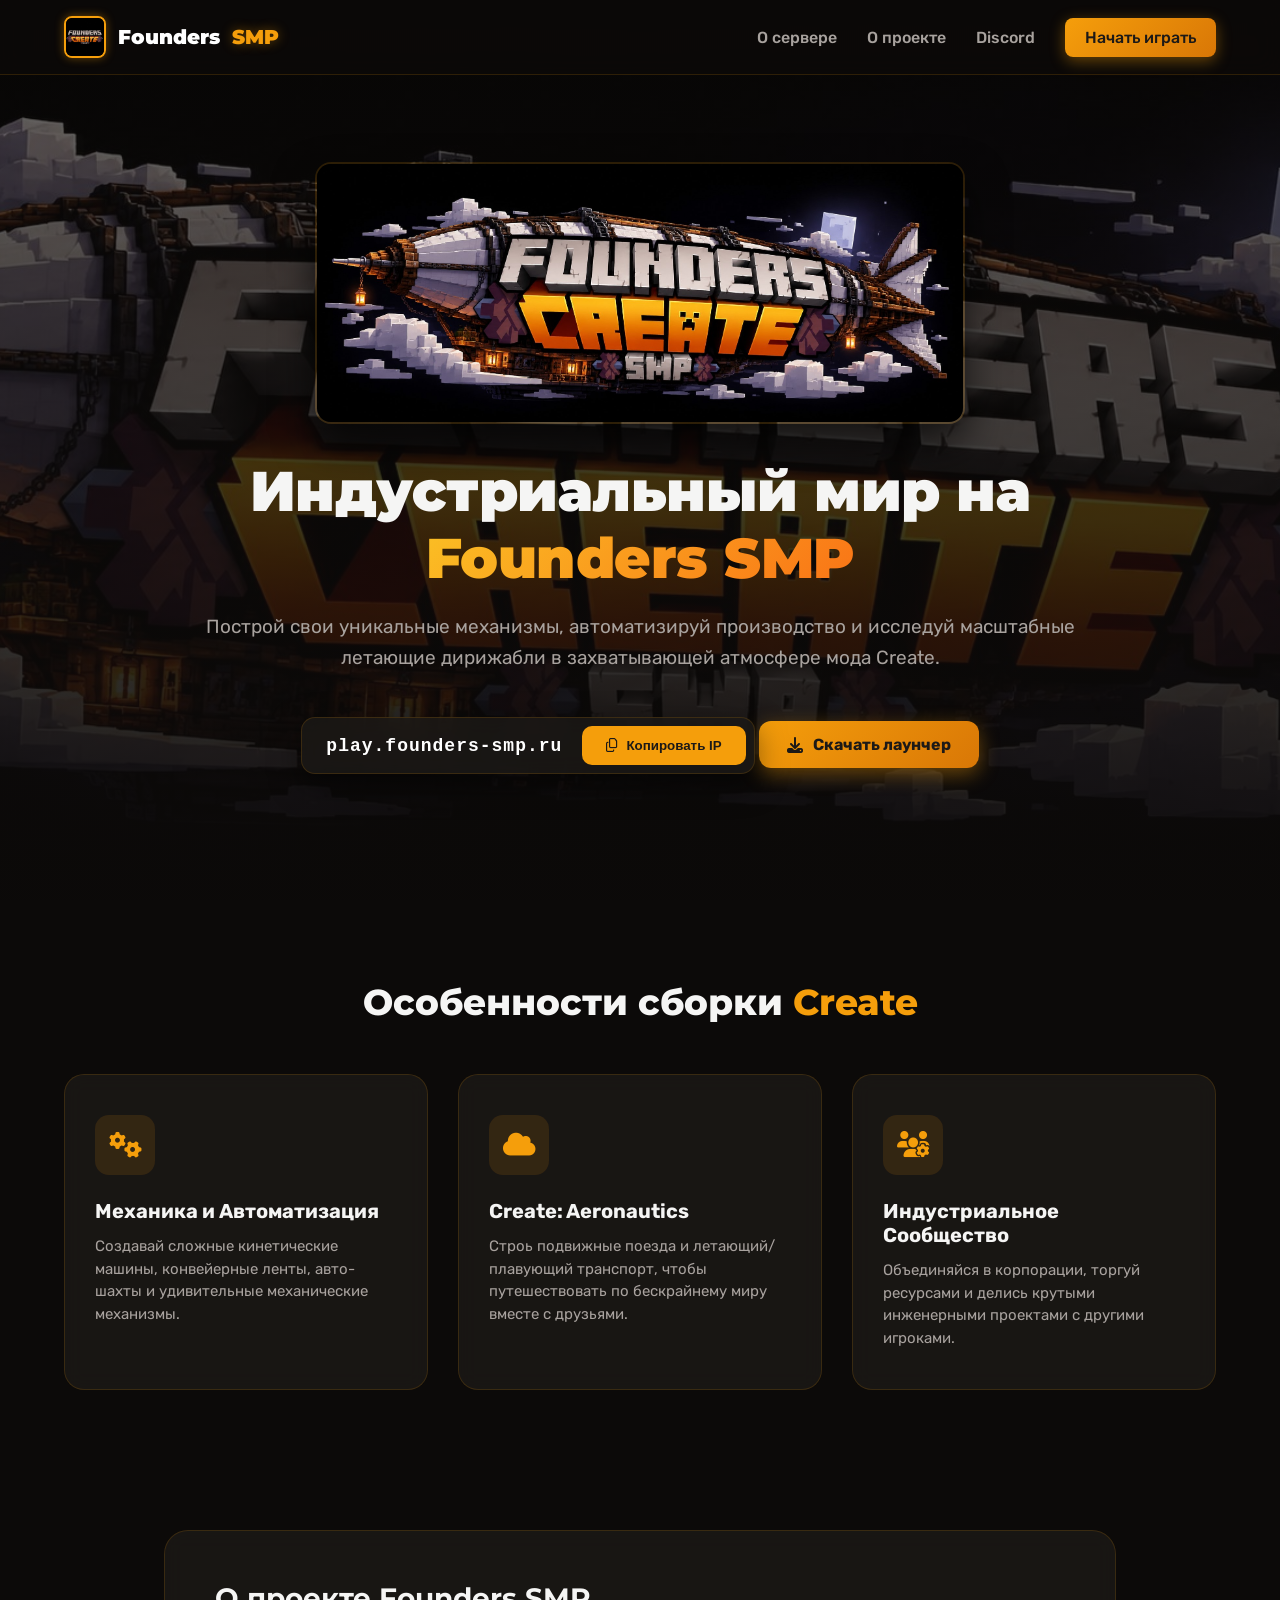
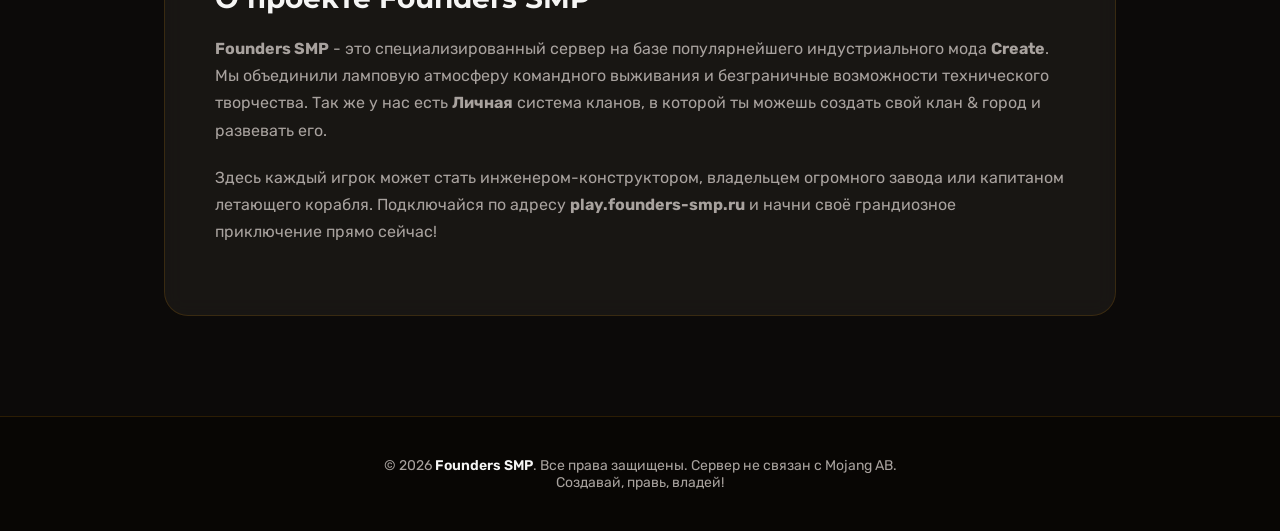
<file: index.html>
<!DOCTYPE html>
<html lang="ru">
<head>
    <meta charset="UTF-8">
    <meta name="viewport" content="width=device-width, initial-scale=1.0">
    <title>Founders SMP — Майнкрафт Сервер</title>
    
    <!-- Фавиконы для браузеров и поисковиков -->
    <link rel="icon" href="/favicon-96x96.png" sizes="96x96" type="image/png">
    <link rel="icon" href="/favicon-120x120.png" sizes="120x120" type="image/png">
    <link rel="apple-touch-icon" href="/apple-touch-icon.png">

    <!-- Google Fonts -->
    <link href="https://fonts.googleapis.com/css2?family=Montserrat:wght@400;600;800;900&family=Rubik:wght@400;500;700&display=swap" rel="stylesheet">
    <!-- FontAwesome для иконок -->
    <link rel="stylesheet" href="https://cdnjs.cloudflare.com/ajax/libs/font-awesome/6.4.0/css/all.min.css">
    
    <style>
        :root {
            --primary: #f59e0b; /* Индустриальный оранжевый под стиль CREATE */
            --primary-glow: rgba(245, 158, 11, 0.4);
            --accent: #d97706;
            --dark-bg: #0c0a09; /* Глубокий индустриальный угольный */
            --card-bg: rgba(28, 25, 23, 0.8);
            --text-main: #f5f5f4;
            --text-muted: #a8a29e;
            --border-color: rgba(245, 158, 11, 0.15);
        }

        * {
            margin: 0;
            padding: 0;
            box-sizing: border-box;
            scroll-behavior: smooth;
        }

        body {
            font-family: 'Rubik', sans-serif;
            background-color: var(--dark-bg);
            color: var(--text-main);
            overflow-x: hidden;
            background-image: 
                radial-gradient(circle at 10% 20%, rgba(245, 158, 11, 0.08) 0%, transparent 40%),
                radial-gradient(circle at 90% 80%, rgba(180, 83, 9, 0.06) 0%, transparent 40%);
            background-attachment: fixed;
        }

        /* Header / Navigation */
        header {
            position: fixed;
            top: 0;
            left: 0;
            width: 100%;
            z-index: 1000;
            background: rgba(12, 10, 9, 0.88);
            backdrop-filter: blur(12px);
            border-bottom: 1px solid var(--border-color);
            transition: all 0.3s ease;
        }

        .nav-container {
            max-width: 1200px;
            margin: 0 auto;
            display: flex;
            justify-content: space-between;
            align-items: center;
            padding: 16px 24px;
        }

        .logo {
            font-family: 'Montserrat', sans-serif;
            font-weight: 900;
            font-size: 20px;
            color: #fff;
            text-decoration: none;
            display: flex;
            align-items: center;
            gap: 12px;
        }

        .logo img {
            width: 42px;
            height: 42px;
            border-radius: 8px;
            object-fit: cover;
            border: 2px solid var(--primary);
            box-shadow: 0 0 10px var(--primary-glow);
        }

        .logo span {
            color: var(--primary);
            text-shadow: 0 0 12px var(--primary-glow);
        }

        .nav-links {
            display: flex;
            gap: 30px;
            list-style: none;
            align-items: center;
        }

        .nav-links a {
            color: var(--text-muted);
            text-decoration: none;
            font-weight: 500;
            transition: color 0.2s;
        }

        .nav-links a:hover {
            color: var(--text-main);
        }

        .nav-btn {
            background: linear-gradient(135deg, #f59e0b, #d97706);
            color: #1c1917 !important;
            padding: 10px 20px;
            border-radius: 8px;
            font-weight: 700;
            box-shadow: 0 4px 15px var(--primary-glow);
            transition: transform 0.2s, box-shadow 0.2s !important;
        }

        .nav-btn:hover {
            transform: translateY(-2px);
            box-shadow: 0 6px 20px rgba(245, 158, 11, 0.6);
        }

        /* Hero Section with Banner Background */
        .hero {
            min-height: 100vh;
            display: flex;
            align-items: center;
            justify-content: center;
            text-align: center;
            padding: 160px 20px 100px;
            position: relative;
            background: linear-gradient(to bottom, rgba(12, 10, 9, 0.6), rgba(12, 10, 9, 0.95)), url('images/banner.jpg') no-repeat center center/cover;
        }

        .hero-content {
            max-width: 900px;
            z-index: 2;
        }

        .hero-banner-preview {
            width: 100%;
            max-width: 650px;
            border-radius: 16px;
            border: 2px solid var(--border-color);
            box-shadow: 0 20px 40px rgba(0,0,0,0.7);
            margin-bottom: 30px;
        }

        .hero h1 {
            font-family: 'Montserrat', sans-serif;
            font-size: clamp(32px, 5vw, 56px);
            font-weight: 900;
            line-height: 1.2;
            margin-bottom: 20px;
            letter-spacing: -0.5px;
        }

        .hero h1 span {
            background: linear-gradient(135deg, #fbbf24, #f97316);
            -webkit-background-clip: text;
            -webkit-text-fill-color: transparent;
        }

        .hero p {
            font-size: clamp(16px, 2vw, 19px);
            color: var(--text-muted);
            margin-bottom: 40px;
            line-height: 1.6;
        }

        /* Server IP Widget Box */
        .ip-box {
            display: inline-flex;
            align-items: center;
            background: var(--card-bg);
            border: 1px solid var(--border-color);
            padding: 8px 8px 8px 24px;
            border-radius: 14px;
            gap: 20px;
            backdrop-filter: blur(10px);
            box-shadow: 0 10px 30px rgba(0,0,0,0.5);
            margin-bottom: 24px;
            transition: border-color 0.3s;
        }

        .ip-box:hover {
            border-color: rgba(245, 158, 11, 0.5);
        }

        .ip-text {
            font-family: monospace;
            font-size: 18px;
            font-weight: 700;
            color: #fff;
            letter-spacing: 1px;
        }

        .copy-btn {
            background: var(--primary);
            color: #1c1917;
            border: none;
            padding: 12px 24px;
            border-radius: 10px;
            font-weight: 700;
            cursor: pointer;
            display: flex;
            align-items: center;
            gap: 8px;
            transition: background 0.2s, transform 0.1s;
        }

        .copy-btn:hover {
            background: #fbbf24;
        }

        .copy-btn:active {
            transform: scale(0.95);
        }

        /* Launcher button */
        .launcher-btn {
            display: inline-flex;
            align-items: center;
            gap: 10px;
            background: linear-gradient(135deg, #f59e0b, #d97706);
            color: #1c1917;
            padding: 14px 28px;
            border-radius: 12px;
            font-weight: 700;
            font-size: 16px;
            text-decoration: none;
            box-shadow: 0 6px 20px var(--primary-glow);
            transition: transform 0.2s, box-shadow 0.2s;
            margin-top: 8px;
        }

        .launcher-btn:hover {
            transform: translateY(-3px);
            box-shadow: 0 10px 28px rgba(245, 158, 11, 0.55);
        }

        /* Stats / Features Grid */
        .features {
            max-width: 1200px;
            margin: 0 auto;
            padding: 80px 24px;
        }

        .section-title {
            text-align: center;
            font-family: 'Montserrat', sans-serif;
            font-size: 36px;
            font-weight: 800;
            margin-bottom: 50px;
        }

        .section-title span {
            color: var(--primary);
        }

        .features-grid {
            display: grid;
            grid-template-columns: repeat(auto-fit, minmax(280px, 1fr));
            gap: 30px;
        }

        .feature-card {
            background: var(--card-bg);
            border: 1px solid var(--border-color);
            padding: 40px 30px;
            border-radius: 20px;
            backdrop-filter: blur(10px);
            transition: transform 0.3s, border-color 0.3s, box-shadow 0.3s;
        }

        .feature-card:hover {
            transform: translateY(-8px);
            border-color: var(--primary);
            box-shadow: 0 15px 30px rgba(245, 158, 11, 0.15);
        }

        .feature-icon {
            width: 60px;
            height: 60px;
            background: rgba(245, 158, 11, 0.12);
            border-radius: 14px;
            display: flex;
            align-items: center;
            justify-content: center;
            font-size: 26px;
            color: var(--primary);
            margin-bottom: 24px;
        }

        .feature-card h3 {
            font-size: 20px;
            font-weight: 700;
            margin-bottom: 12px;
        }

        .feature-card p {
            color: var(--text-muted);
            font-size: 15px;
            line-height: 1.5;
        }

        /* Rules / About section */
        .info-section {
            max-width: 1000px;
            margin: 0 auto;
            padding: 60px 24px 100px;
        }

        .info-box {
            background: var(--card-bg);
            border: 1px solid var(--border-color);
            border-radius: 24px;
            padding: 50px;
            backdrop-filter: blur(10px);
        }

        .info-box h2 {
            font-family: 'Montserrat', sans-serif;
            font-size: 28px;
            margin-bottom: 20px;
        }

        .info-box p {
            color: var(--text-muted);
            line-height: 1.7;
            margin-bottom: 20px;
            font-size: 16px;
        }

        /* Footer */
        footer {
            border-top: 1px solid var(--border-color);
            padding: 40px 24px;
            text-align: center;
            color: var(--text-muted);
            font-size: 14px;
            background: rgba(8, 6, 5, 0.95);
        }

        footer p span {
            color: var(--text-main);
            font-weight: 600;
        }

        /* Notification Toast */
        .toast {
            position: fixed;
            bottom: 30px;
            right: 30px;
            background: #f59e0b;
            color: #1c1917;
            padding: 14px 24px;
            border-radius: 12px;
            font-weight: 700;
            box-shadow: 0 10px 25px rgba(245, 158, 11, 0.3);
            display: flex;
            align-items: center;
            gap: 10px;
            transform: translateY(100px);
            opacity: 0;
            transition: all 0.3s cubic-bezier(0.68, -0.55, 0.265, 1.55);
            z-index: 2000;
        }

        .toast.show {
            transform: translateY(0);
            opacity: 1;
        }

        /* Responsive design */
        @media (max-width: 768px) {
            .nav-links {
                display: none;
            }
            .ip-box {
                flex-direction: column;
                padding: 16px;
                gap: 12px;
                width: 100%;
            }
            .copy-btn {
                width: 100%;
                justify-content: center;
            }
            .info-box {
                padding: 24px;
            }
            .launcher-btn {
                width: 100%;
                justify-content: center;
            }
        }
    </style>
</head>
<body>

    <!-- Навигация -->
    <header>
        <div class="nav-container">
            <a href="#" class="logo">
                <img src="images/logo.jpg" alt="Founders Create Logo">
                Founders <span> SMP</span>
            </a>
            <ul class="nav-links">
                <li><a href="#features">О сервере</a></li>
                <li><a href="#about">О проекте</a></li>
                <li><a href="https://discord.gg/founders-smp" target="_blank">Discord</a></li>
                <li><a href="#play" class="nav-btn">Начать играть</a></li>
            </ul>
        </div>
    </header>

    <!-- Главный экран с баннером -->
    <section class="hero" id="play">
        <div class="hero-content">
            <!-- Встроенный баннер проекта -->
            <img src="images/banner.jpg" alt="Founders Create Banner" class="hero-banner-preview">
            
            <h1>Индустриальный мир на <span>Founders SMP</span></h1>
            <p>Построй свои уникальные механизмы, автоматизируй производство и исследуй масштабные летающие дирижабли в захватывающей атмосфере мода Create.</p>
            
            <!-- Виджет IP сервера -->
            <div class="ip-box">
                <span class="ip-text" id="server-ip">play.founders-smp.ru</span>
                <button class="copy-btn" onclick="copyIP()">
                    <i class="fa-regular fa-copy"></i> Копировать IP
                </button>
            </div>

            <!-- Кнопка скачивания лаунчера -->
            <a href="launcher.exe" class="launcher-btn" download>
                <i class="fa-solid fa-download"></i> Скачать лаунчер
            </a>
        </div>
    </section>

    <!-- Особенности сервера -->
    <section class="features" id="features">
        <h2 class="section-title">Особенности сборки <span>Create</span></h2>
        <div class="features-grid">
            <div class="feature-card">
                <div class="feature-icon">
                    <i class="fa-solid fa-gears"></i>
                </div>
                <h3>Механика и Автоматизация</h3>
                <p>Создавай сложные кинетические машины, конвейерные ленты, авто-шахты и удивительные механические механизмы.</p>
            </div>
            <div class="feature-card">
                <div class="feature-icon">
                    <i class="fa-solid fa-cloud"></i>
                </div>
                <h3>Create: Aeronautics</h3>
                <p>Строь подвижные поезда и летающий/плавующий транспорт, чтобы путешествовать по бескрайнему миру вместе с друзьями.</p>
            </div>
            <div class="feature-card">
                <div class="feature-icon">
                    <i class="fa-solid fa-users-gear"></i>
                </div>
                <h3>Индустриальное Сообщество</h3>
                <p>Объединяйся в корпорации, торгуй ресурсами и делись крутыми инженерными проектами с другими игроками.</p>
            </div>
        </div>
    </section>

    <!-- Информация / О проекте -->
    <section class="info-section" id="about">
        <div class="info-box">
            <h2>О проекте Founders SMP</h2>
            <p><strong>Founders SMP</strong> - это специализированный сервер на базе популярнейшего индустриального мода <strong>Create</strong>. Мы объединили ламповую атмосферу командного выживания и безграничные возможности технического творчества. Так же у нас есть <strong>Личная</strong> система кланов, в которой ты можешь создать свой клан & город и развевать его.</p>
            <p>Здесь каждый игрок может стать инженером-конструктором, владельцем огромного завода или капитаном летающего корабля. Подключайся по адресу <strong>play.founders-smp.ru</strong> и начни своё грандиозное приключение прямо сейчас!</p>
        </div>
    </section>

    <!-- Подвал -->
    <footer>
        <p>&copy; 2026 <span>Founders SMP</span>. Все права защищены. Сервер не связан с Mojang AB.</p>
        <p>Создавай, правь, владей!</p>
    </footer>

    <!-- Уведомление о копировании -->
    <div class="toast" id="toast">
        <i class="fa-solid fa-circle-check"></i> IP сервера скопирован в буфер обмена!
    </div>

    <script>
        function copyIP() {
            const ipText = document.getElementById("server-ip").innerText;
            navigator.clipboard.writeText(ipText).then(() => {
                const toast = document.getElementById("toast");
                toast.classList.add("show");
                setTimeout(() => {
                    toast.classList.remove("show");
                }, 3000);
            }).catch(err => {
                console.error('Ошибка копирования: ', err);
            });
        }
    </script>
</body>
</html>
</file>
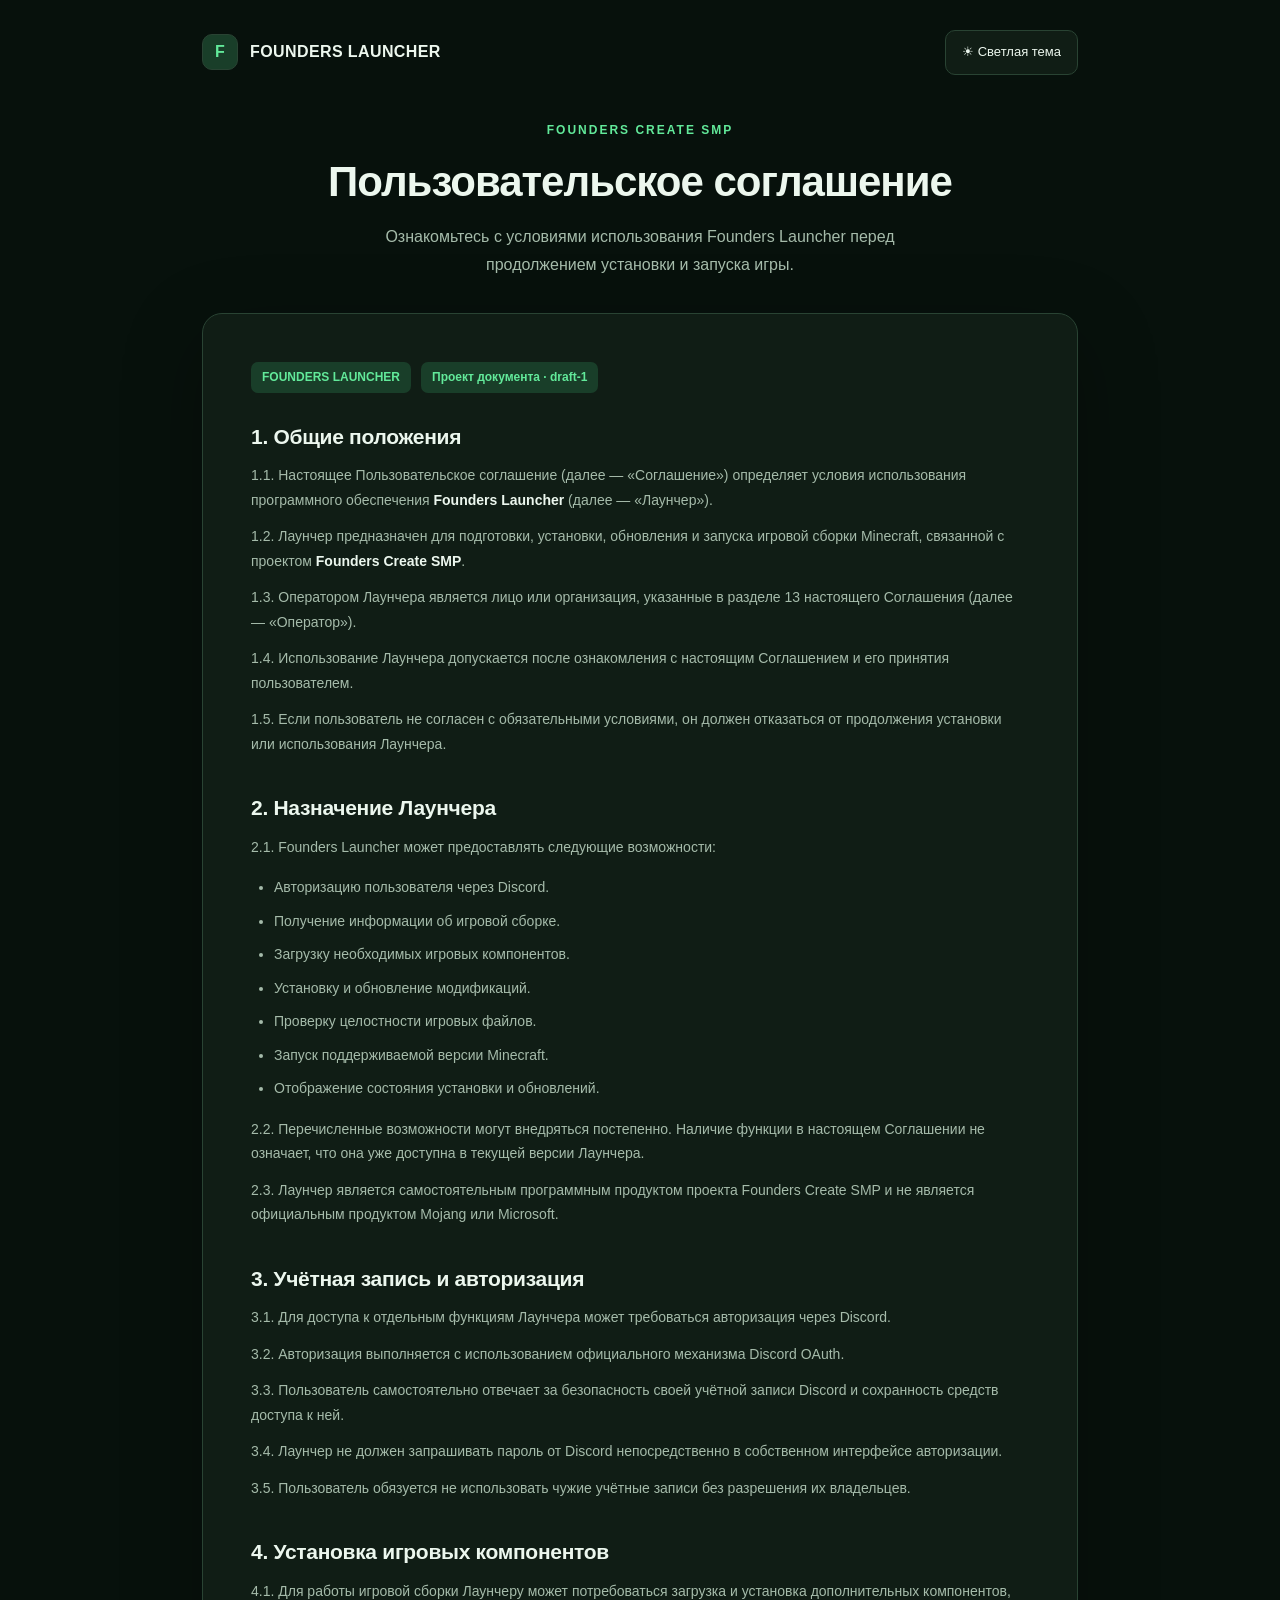
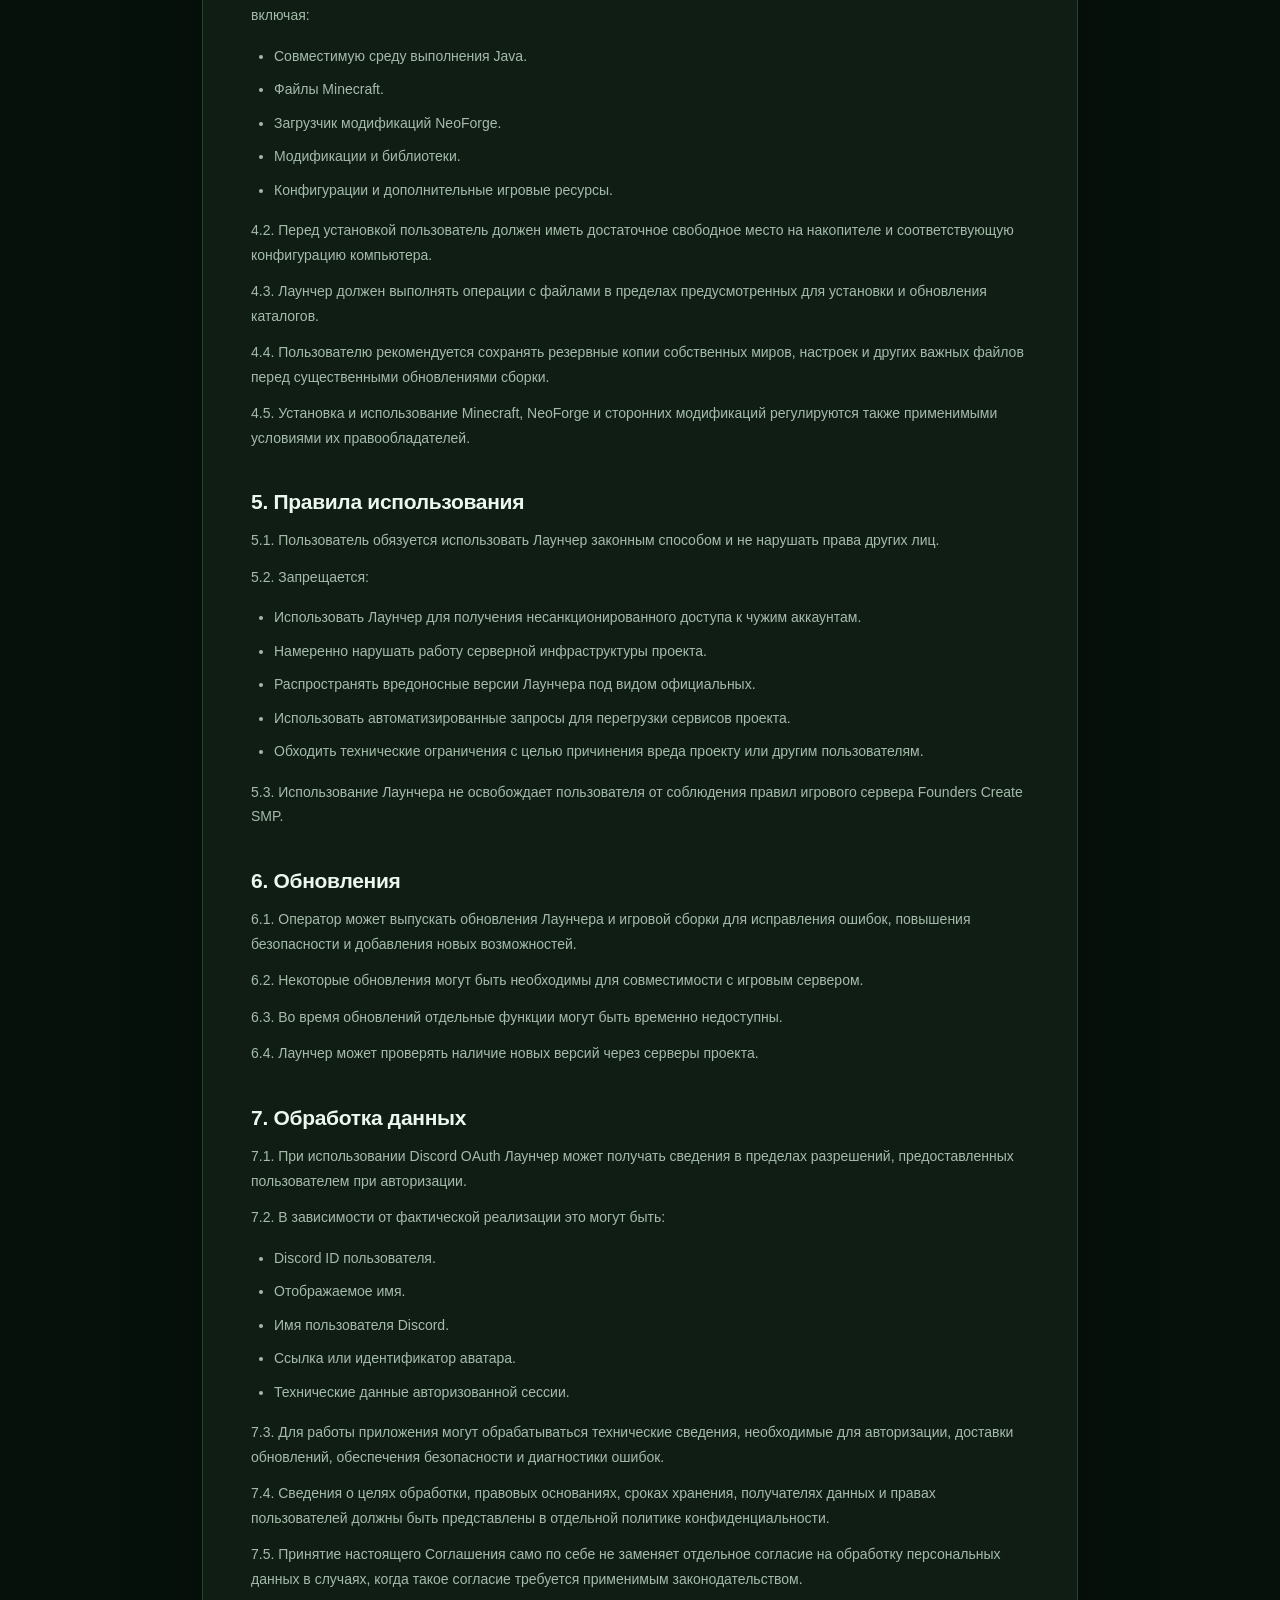
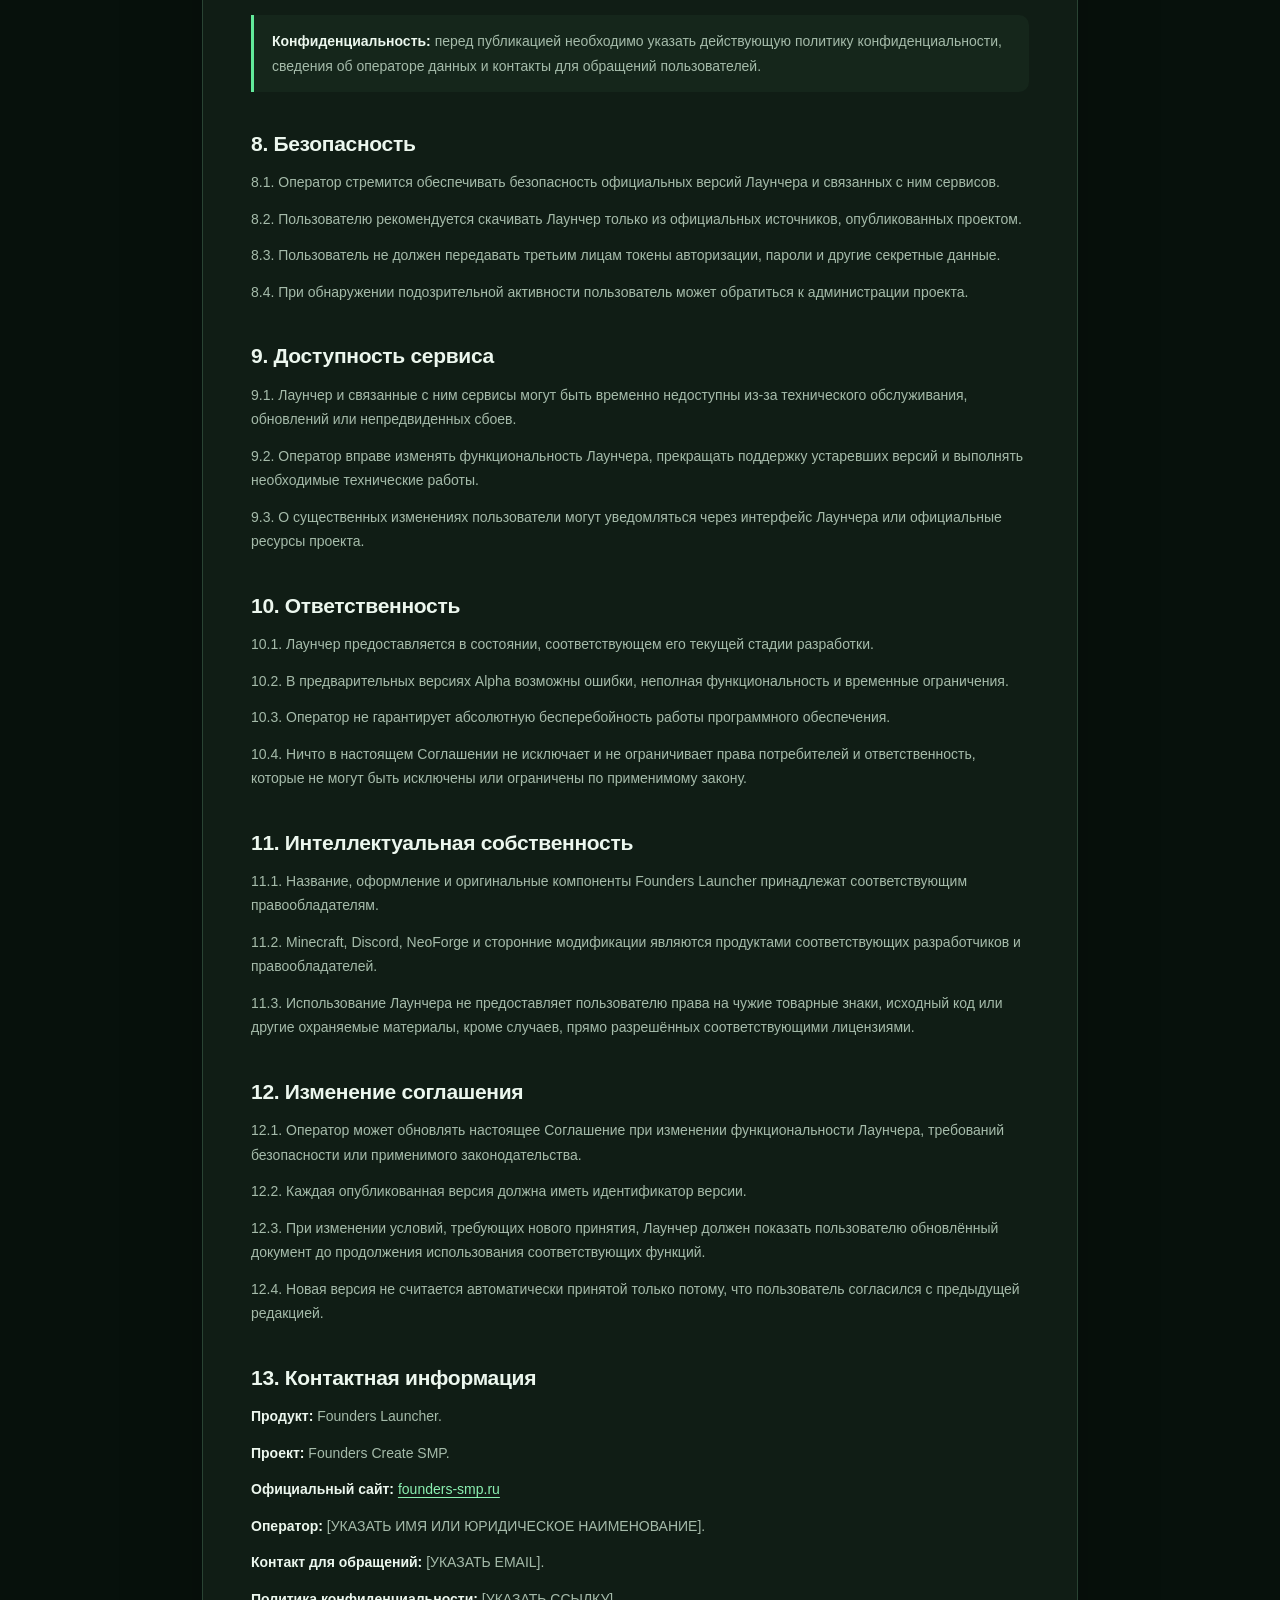
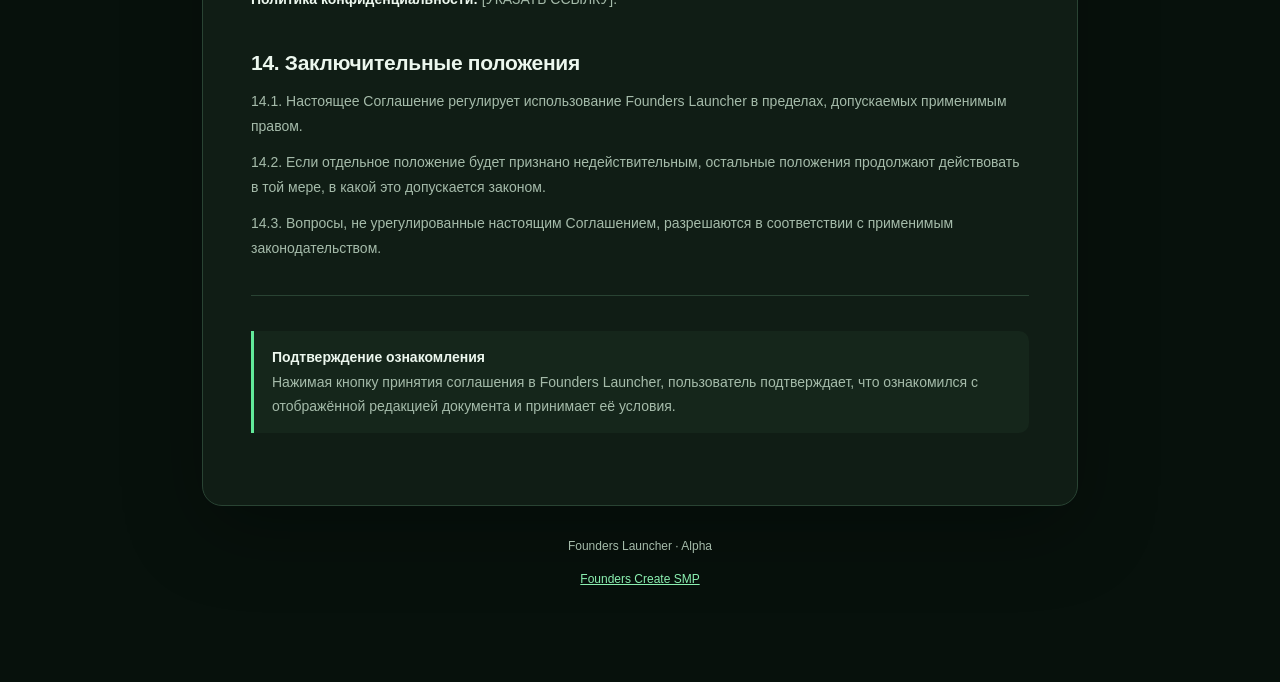
<file: launcher/licence/index.html>
<!DOCTYPE html>
<html lang="ru">
<head>
  <meta charset="UTF-8">
  <meta name="viewport" content="width=device-width, initial-scale=1.0">
  <meta name="color-scheme" content="dark light">
  <meta name="description"
        content="Пользовательское соглашение Founders Launcher">
  <title>Пользовательское соглашение — Founders Launcher</title>

  <style>
    :root {
      color-scheme: dark;
      --bg: #07110c;
      --surface: #101d15;
      --surface-2: #15261b;
      --border: #294333;
      --text: #ecf7ee;
      --muted: #a5bbaa;
      --accent: #62e99a;
      --accent-soft: #193e29;
      --link: #8bf0b1;
      --shadow: 0 24px 80px rgba(0, 0, 0, .3);
    }

    :root[data-theme="light"] {
      color-scheme: light;
      --bg: #f2f7f3;
      --surface: #ffffff;
      --surface-2: #edf5ef;
      --border: #d4e4d9;
      --text: #183222;
      --muted: #526c5b;
      --accent: #16894b;
      --accent-soft: #e1f5e8;
      --link: #087a3c;
      --shadow: 0 20px 60px rgba(30, 65, 40, .09);
    }

    * {
      box-sizing: border-box;
    }

    html {
      scroll-behavior: smooth;
    }

    body {
      margin: 0;
      min-height: 100vh;
      font-family: Inter, "Segoe UI", Arial, sans-serif;
      background: var(--bg);
      color: var(--text);
      line-height: 1.75;
      transition: background .2s, color .2s;
    }

    .container {
      max-width: 920px;
      margin: 0 auto;
      padding: 30px 22px 80px;
    }

    .topbar {
      display: flex;
      justify-content: space-between;
      align-items: center;
      gap: 16px;
      margin-bottom: 45px;
    }

    .brand {
      display: flex;
      align-items: center;
      gap: 12px;
      font-weight: 800;
      letter-spacing: .4px;
    }

    .brand-icon {
      width: 36px;
      height: 36px;
      border: 1px solid var(--border);
      border-radius: 10px;
      background: var(--accent-soft);
      color: var(--accent);
      display: grid;
      place-items: center;
      font-weight: 900;
    }

    .theme-button {
      background: var(--surface);
      color: var(--text);
      border: 1px solid var(--border);
      border-radius: 10px;
      padding: 10px 16px;
      cursor: pointer;
      font: inherit;
      font-size: 13px;
    }

    .hero {
      text-align: center;
      margin-bottom: 34px;
    }

    .eyebrow {
      color: var(--accent);
      font-size: 12px;
      font-weight: 800;
      letter-spacing: 2px;
      text-transform: uppercase;
    }

    .hero h1 {
      font-size: clamp(28px, 5vw, 42px);
      line-height: 1.2;
      margin: 16px 0;
      letter-spacing: -1px;
    }

    .hero p {
      max-width: 590px;
      margin: 0 auto;
      color: var(--muted);
    }

    .document {
      background: var(--surface);
      border: 1px solid var(--border);
      border-radius: 20px;
      padding: clamp(22px, 5vw, 48px);
      box-shadow: var(--shadow);
    }

    .document-meta {
      display: flex;
      flex-wrap: wrap;
      gap: 10px;
      margin-bottom: 30px;
    }

    .tag {
      display: inline-flex;
      padding: 5px 11px;
      border-radius: 7px;
      background: var(--accent-soft);
      color: var(--accent);
      font-size: 12px;
      font-weight: 700;
    }

    .document h2 {
      margin: 38px 0 12px;
      font-size: 21px;
      line-height: 1.35;
      letter-spacing: -.3px;
    }

    .document h2:first-of-type {
      margin-top: 10px;
    }

    .document h3 {
      margin: 24px 0 10px;
      font-size: 16px;
    }

    .document p,
    .document li {
      color: var(--muted);
      font-size: 14px;
    }

    .document p {
      margin: 12px 0;
    }

    .document ul,
    .document ol {
      padding-left: 23px;
    }

    .document li {
      margin-bottom: 9px;
    }

    .document strong {
      color: var(--text);
    }

    .document a {
      color: var(--link);
      text-decoration: underline;
      text-underline-offset: 3px;
    }

    .notice {
      background: var(--surface-2);
      border-left: 3px solid var(--accent);
      border-radius: 0 10px 10px 0;
      padding: 14px 18px;
      margin: 24px 0;
    }

    .notice p {
      margin: 0;
    }

    .document hr {
      border: 0;
      border-top: 1px solid var(--border);
      margin: 35px 0;
    }

    .footer {
      text-align: center;
      margin-top: 30px;
      color: var(--muted);
      font-size: 12px;
    }

    .footer a {
      color: var(--link);
    }

    @media (max-width: 600px) {
      .container {
        padding: 20px 14px 50px;
      }

      .topbar {
        margin-bottom: 32px;
      }

      .document {
        border-radius: 14px;
      }
    }

    @media (prefers-reduced-motion: reduce) {
      html {
        scroll-behavior: auto;
      }

      * {
        transition: none !important;
      }
    }
  </style>
</head>

<body>
  <div class="container">

    <header class="topbar">
      <div class="brand">
        <div class="brand-icon" aria-hidden="true">F</div>
        <span>FOUNDERS LAUNCHER</span>
      </div>

      <button class="theme-button"
              type="button"
              id="theme-toggle"
              aria-label="Переключить тему">
        Сменить тему
      </button>
    </header>

    <section class="hero">
      <div class="eyebrow">Founders Create SMP</div>
      <h1>Пользовательское соглашение</h1>
      <p>
        Ознакомьтесь с условиями использования Founders Launcher
        перед продолжением установки и запуска игры.
      </p>
    </section>

    <!--
      CODEX:
      Извлекать только article#launcher-licence.
      Не извлекать header, footer, стили и скрипты.
      Атрибут data-licence-version задаёт версию документа.
    -->

    <article
      id="launcher-licence"
      class="document"
      data-licence-version="draft-1"
      lang="ru"
    >

      <div class="document-meta">
        <span class="tag">FOUNDERS LAUNCHER</span>
        <span class="tag">Проект документа · draft-1</span>
      </div>

      <h2>1. Общие положения</h2>

      <p>
        1.1. Настоящее Пользовательское соглашение
        (далее — «Соглашение») определяет условия
        использования программного обеспечения
        <strong>Founders Launcher</strong>
        (далее — «Лаунчер»).
      </p>

      <p>
        1.2. Лаунчер предназначен для подготовки,
        установки, обновления и запуска игровой сборки
        Minecraft, связанной с проектом
        <strong>Founders Create SMP</strong>.
      </p>

      <p>
        1.3. Оператором Лаунчера является лицо или
        организация, указанные в разделе 13 настоящего
        Соглашения (далее — «Оператор»).
      </p>

      <p>
        1.4. Использование Лаунчера допускается после
        ознакомления с настоящим Соглашением и его
        принятия пользователем.
      </p>

      <p>
        1.5. Если пользователь не согласен с обязательными
        условиями, он должен отказаться от продолжения
        установки или использования Лаунчера.
      </p>

      <h2>2. Назначение Лаунчера</h2>

      <p>
        2.1. Founders Launcher может предоставлять
        следующие возможности:
      </p>

      <ul>
        <li>Авторизацию пользователя через Discord.</li>
        <li>Получение информации об игровой сборке.</li>
        <li>Загрузку необходимых игровых компонентов.</li>
        <li>Установку и обновление модификаций.</li>
        <li>Проверку целостности игровых файлов.</li>
        <li>Запуск поддерживаемой версии Minecraft.</li>
        <li>Отображение состояния установки и обновлений.</li>
      </ul>

      <p>
        2.2. Перечисленные возможности могут внедряться
        постепенно. Наличие функции в настоящем
        Соглашении не означает, что она уже доступна
        в текущей версии Лаунчера.
      </p>

      <p>
        2.3. Лаунчер является самостоятельным
        программным продуктом проекта Founders Create SMP
        и не является официальным продуктом Mojang
        или Microsoft.
      </p>

      <h2>3. Учётная запись и авторизация</h2>

      <p>
        3.1. Для доступа к отдельным функциям Лаунчера
        может требоваться авторизация через Discord.
      </p>

      <p>
        3.2. Авторизация выполняется с использованием
        официального механизма Discord OAuth.
      </p>

      <p>
        3.3. Пользователь самостоятельно отвечает
        за безопасность своей учётной записи Discord
        и сохранность средств доступа к ней.
      </p>

      <p>
        3.4. Лаунчер не должен запрашивать пароль
        от Discord непосредственно в собственном
        интерфейсе авторизации.
      </p>

      <p>
        3.5. Пользователь обязуется не использовать
        чужие учётные записи без разрешения
        их владельцев.
      </p>

      <h2>4. Установка игровых компонентов</h2>

      <p>
        4.1. Для работы игровой сборки Лаунчеру может
        потребоваться загрузка и установка дополнительных
        компонентов, включая:
      </p>

      <ul>
        <li>Совместимую среду выполнения Java.</li>
        <li>Файлы Minecraft.</li>
        <li>Загрузчик модификаций NeoForge.</li>
        <li>Модификации и библиотеки.</li>
        <li>Конфигурации и дополнительные игровые ресурсы.</li>
      </ul>

      <p>
        4.2. Перед установкой пользователь должен иметь
        достаточное свободное место на накопителе
        и соответствующую конфигурацию компьютера.
      </p>

      <p>
        4.3. Лаунчер должен выполнять операции
        с файлами в пределах предусмотренных
        для установки и обновления каталогов.
      </p>

      <p>
        4.4. Пользователю рекомендуется сохранять
        резервные копии собственных миров,
        настроек и других важных файлов
        перед существенными обновлениями сборки.
      </p>

      <p>
        4.5. Установка и использование Minecraft,
        NeoForge и сторонних модификаций
        регулируются также применимыми условиями
        их правообладателей.
      </p>

      <h2>5. Правила использования</h2>

      <p>
        5.1. Пользователь обязуется использовать
        Лаунчер законным способом и не нарушать
        права других лиц.
      </p>

      <p>
        5.2. Запрещается:
      </p>

      <ul>
        <li>
          Использовать Лаунчер для получения
          несанкционированного доступа к чужим аккаунтам.
        </li>
        <li>
          Намеренно нарушать работу серверной
          инфраструктуры проекта.
        </li>
        <li>
          Распространять вредоносные версии Лаунчера
          под видом официальных.
        </li>
        <li>
          Использовать автоматизированные запросы
          для перегрузки сервисов проекта.
        </li>
        <li>
          Обходить технические ограничения
          с целью причинения вреда проекту
          или другим пользователям.
        </li>
      </ul>

      <p>
        5.3. Использование Лаунчера не освобождает
        пользователя от соблюдения правил игрового
        сервера Founders Create SMP.
      </p>

      <h2>6. Обновления</h2>

      <p>
        6.1. Оператор может выпускать обновления
        Лаунчера и игровой сборки для исправления
        ошибок, повышения безопасности и добавления
        новых возможностей.
      </p>

      <p>
        6.2. Некоторые обновления могут быть необходимы
        для совместимости с игровым сервером.
      </p>

      <p>
        6.3. Во время обновлений отдельные функции
        могут быть временно недоступны.
      </p>

      <p>
        6.4. Лаунчер может проверять наличие
        новых версий через серверы проекта.
      </p>

      <h2>7. Обработка данных</h2>

      <p>
        7.1. При использовании Discord OAuth
        Лаунчер может получать сведения
        в пределах разрешений, предоставленных
        пользователем при авторизации.
      </p>

      <p>
        7.2. В зависимости от фактической реализации
        это могут быть:
      </p>

      <ul>
        <li>Discord ID пользователя.</li>
        <li>Отображаемое имя.</li>
        <li>Имя пользователя Discord.</li>
        <li>Ссылка или идентификатор аватара.</li>
        <li>Технические данные авторизованной сессии.</li>
      </ul>

      <p>
        7.3. Для работы приложения могут обрабатываться
        технические сведения, необходимые для
        авторизации, доставки обновлений,
        обеспечения безопасности и диагностики ошибок.
      </p>

      <p>
        7.4. Сведения о целях обработки,
        правовых основаниях, сроках хранения,
        получателях данных и правах пользователей
        должны быть представлены в отдельной
        политике конфиденциальности.
      </p>

      <p>
        7.5. Принятие настоящего Соглашения само по себе
        не заменяет отдельное согласие на обработку
        персональных данных в случаях, когда такое
        согласие требуется применимым законодательством.
      </p>

      <div class="notice">
        <p>
          <strong>Конфиденциальность:</strong>
          перед публикацией необходимо указать
          действующую политику конфиденциальности,
          сведения об операторе данных и контакты
          для обращений пользователей.
        </p>
      </div>

      <h2>8. Безопасность</h2>

      <p>
        8.1. Оператор стремится обеспечивать
        безопасность официальных версий Лаунчера
        и связанных с ним сервисов.
      </p>

      <p>
        8.2. Пользователю рекомендуется скачивать
        Лаунчер только из официальных источников,
        опубликованных проектом.
      </p>

      <p>
        8.3. Пользователь не должен передавать
        третьим лицам токены авторизации,
        пароли и другие секретные данные.
      </p>

      <p>
        8.4. При обнаружении подозрительной активности
        пользователь может обратиться
        к администрации проекта.
      </p>

      <h2>9. Доступность сервиса</h2>

      <p>
        9.1. Лаунчер и связанные с ним сервисы
        могут быть временно недоступны
        из-за технического обслуживания,
        обновлений или непредвиденных сбоев.
      </p>

      <p>
        9.2. Оператор вправе изменять
        функциональность Лаунчера,
        прекращать поддержку устаревших версий
        и выполнять необходимые технические работы.
      </p>

      <p>
        9.3. О существенных изменениях
        пользователи могут уведомляться
        через интерфейс Лаунчера
        или официальные ресурсы проекта.
      </p>

      <h2>10. Ответственность</h2>

      <p>
        10.1. Лаунчер предоставляется в состоянии,
        соответствующем его текущей стадии разработки.
      </p>

      <p>
        10.2. В предварительных версиях Alpha
        возможны ошибки, неполная функциональность
        и временные ограничения.
      </p>

      <p>
        10.3. Оператор не гарантирует
        абсолютную бесперебойность работы
        программного обеспечения.
      </p>

      <p>
        10.4. Ничто в настоящем Соглашении
        не исключает и не ограничивает
        права потребителей и ответственность,
        которые не могут быть исключены
        или ограничены по применимому закону.
      </p>

      <h2>11. Интеллектуальная собственность</h2>

      <p>
        11.1. Название, оформление и оригинальные
        компоненты Founders Launcher принадлежат
        соответствующим правообладателям.
      </p>

      <p>
        11.2. Minecraft, Discord, NeoForge
        и сторонние модификации являются
        продуктами соответствующих разработчиков
        и правообладателей.
      </p>

      <p>
        11.3. Использование Лаунчера
        не предоставляет пользователю
        права на чужие товарные знаки,
        исходный код или другие охраняемые материалы,
        кроме случаев, прямо разрешённых
        соответствующими лицензиями.
      </p>

      <h2>12. Изменение соглашения</h2>

      <p>
        12.1. Оператор может обновлять
        настоящее Соглашение при изменении
        функциональности Лаунчера,
        требований безопасности
        или применимого законодательства.
      </p>

      <p>
        12.2. Каждая опубликованная версия
        должна иметь идентификатор версии.
      </p>

      <p>
        12.3. При изменении условий,
        требующих нового принятия,
        Лаунчер должен показать пользователю
        обновлённый документ до продолжения
        использования соответствующих функций.
      </p>

      <p>
        12.4. Новая версия не считается
        автоматически принятой только потому,
        что пользователь согласился
        с предыдущей редакцией.
      </p>

      <h2>13. Контактная информация</h2>

      <p>
        <strong>Продукт:</strong> Founders Launcher.
      </p>

      <p>
        <strong>Проект:</strong> Founders Create SMP.
      </p>

      <p>
        <strong>Официальный сайт:</strong>
        <a href="https://founders-smp.ru/"
           target="_blank" rel="noopener noreferrer">
          founders-smp.ru
        </a>
      </p>

      <p>
        <strong>Оператор:</strong>
        [УКАЗАТЬ ИМЯ ИЛИ ЮРИДИЧЕСКОЕ НАИМЕНОВАНИЕ].
      </p>

      <p>
        <strong>Контакт для обращений:</strong>
        [УКАЗАТЬ EMAIL].
      </p>

      <p>
        <strong>Политика конфиденциальности:</strong>
        [УКАЗАТЬ ССЫЛКУ].
      </p>

      <h2>14. Заключительные положения</h2>

      <p>
        14.1. Настоящее Соглашение регулирует
        использование Founders Launcher
        в пределах, допускаемых применимым правом.
      </p>

      <p>
        14.2. Если отдельное положение
        будет признано недействительным,
        остальные положения продолжают действовать
        в той мере, в какой это допускается законом.
      </p>

      <p>
        14.3. Вопросы, не урегулированные
        настоящим Соглашением, разрешаются
        в соответствии с применимым законодательством.
      </p>

      <hr>

      <div class="notice">
        <p>
          <strong>Подтверждение ознакомления</strong>
        </p>
        <p>
          Нажимая кнопку принятия соглашения
          в Founders Launcher, пользователь
          подтверждает, что ознакомился
          с отображённой редакцией документа
          и принимает её условия.
        </p>
      </div>

    </article>

    <footer class="footer">
      <p>Founders Launcher · Alpha</p>
      <p>
        <a href="https://founders-smp.ru/">
          Founders Create SMP
        </a>
      </p>
    </footer>
  </div>

  <script>
    (() => {
      const root = document.documentElement;
      const button = document.getElementById("theme-toggle");

      const stored = localStorage.getItem("founders-licence-theme");
      const initial = stored === "light" ? "light" : "dark";

      function applyTheme(theme) {
        root.dataset.theme = theme;
        button.textContent = theme === "dark"
          ? "☀ Светлая тема"
          : "☾ Тёмная тема";
      }

      applyTheme(initial);

      button.addEventListener("click", () => {
        const next = root.dataset.theme === "dark"
          ? "light"
          : "dark";

        applyTheme(next);
        localStorage.setItem("founders-licence-theme", next);
      });
    })();
  </script>
</body>
</html>
</file>
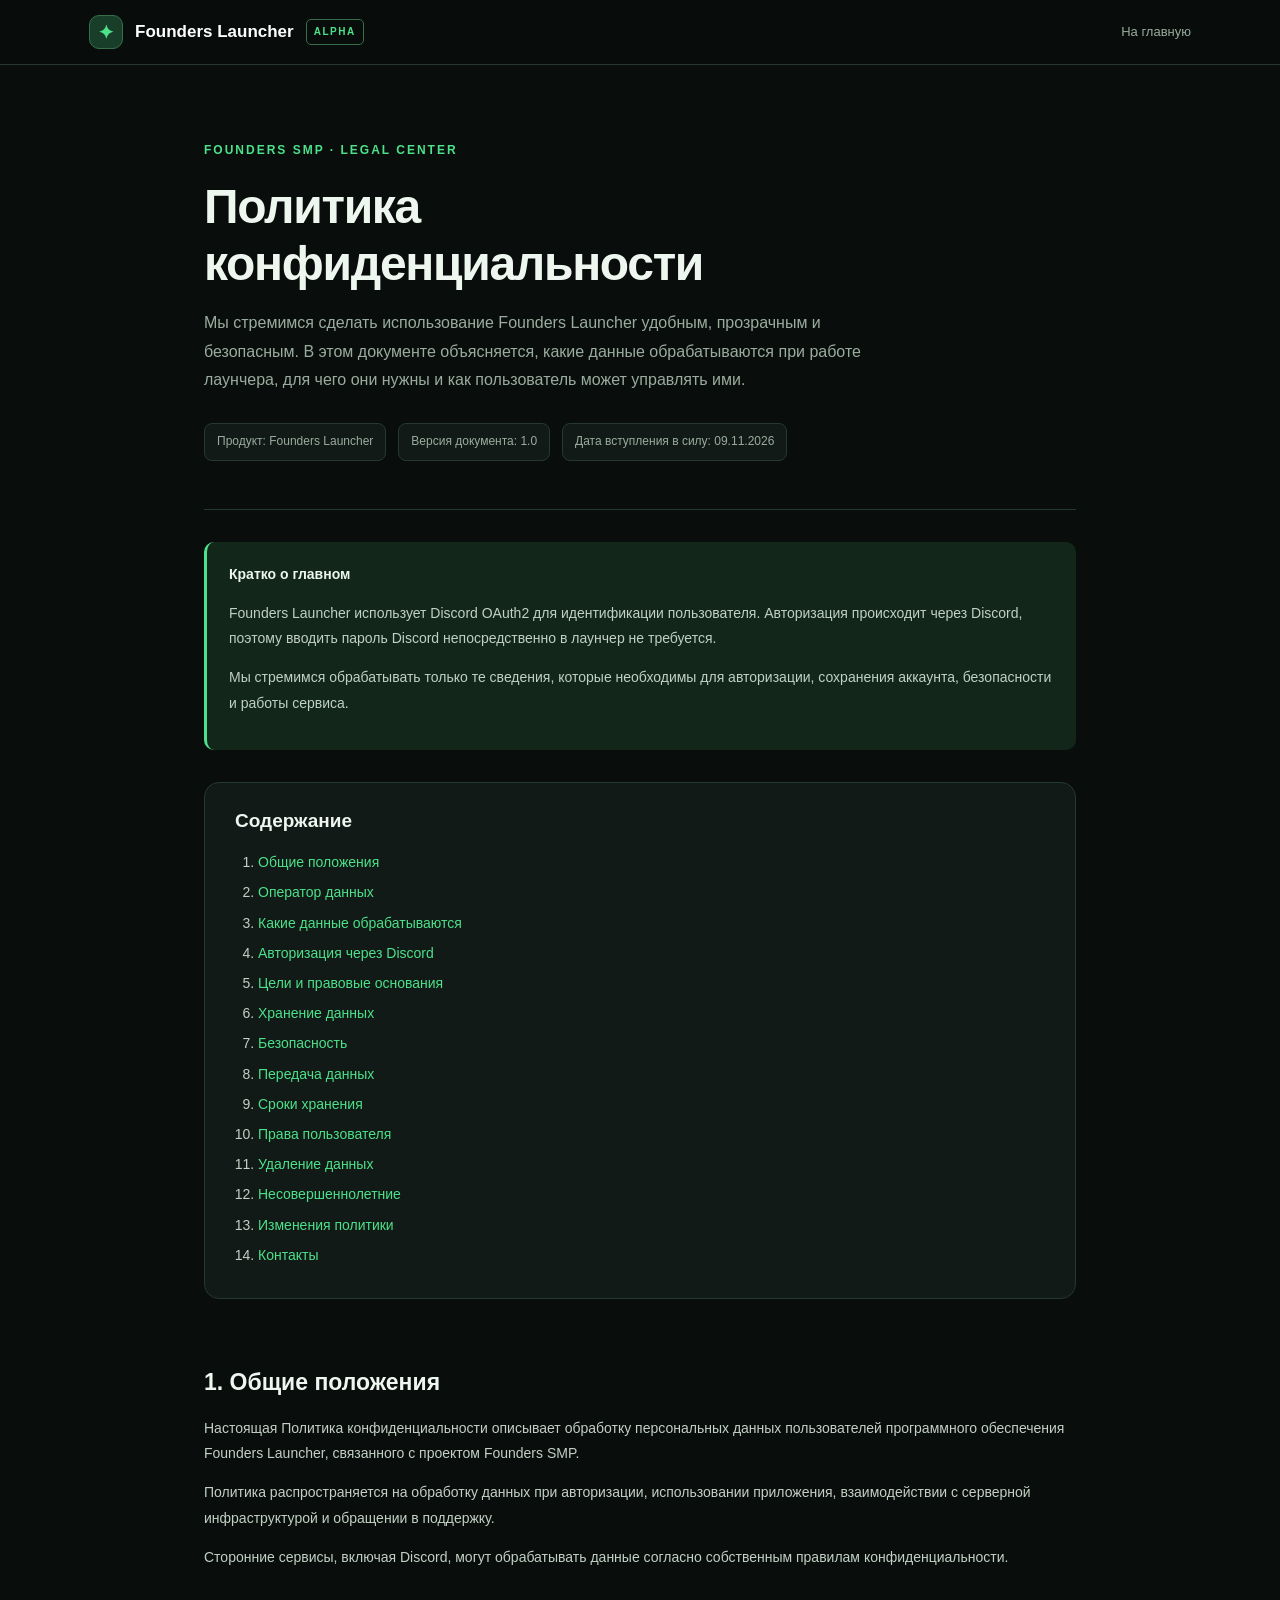
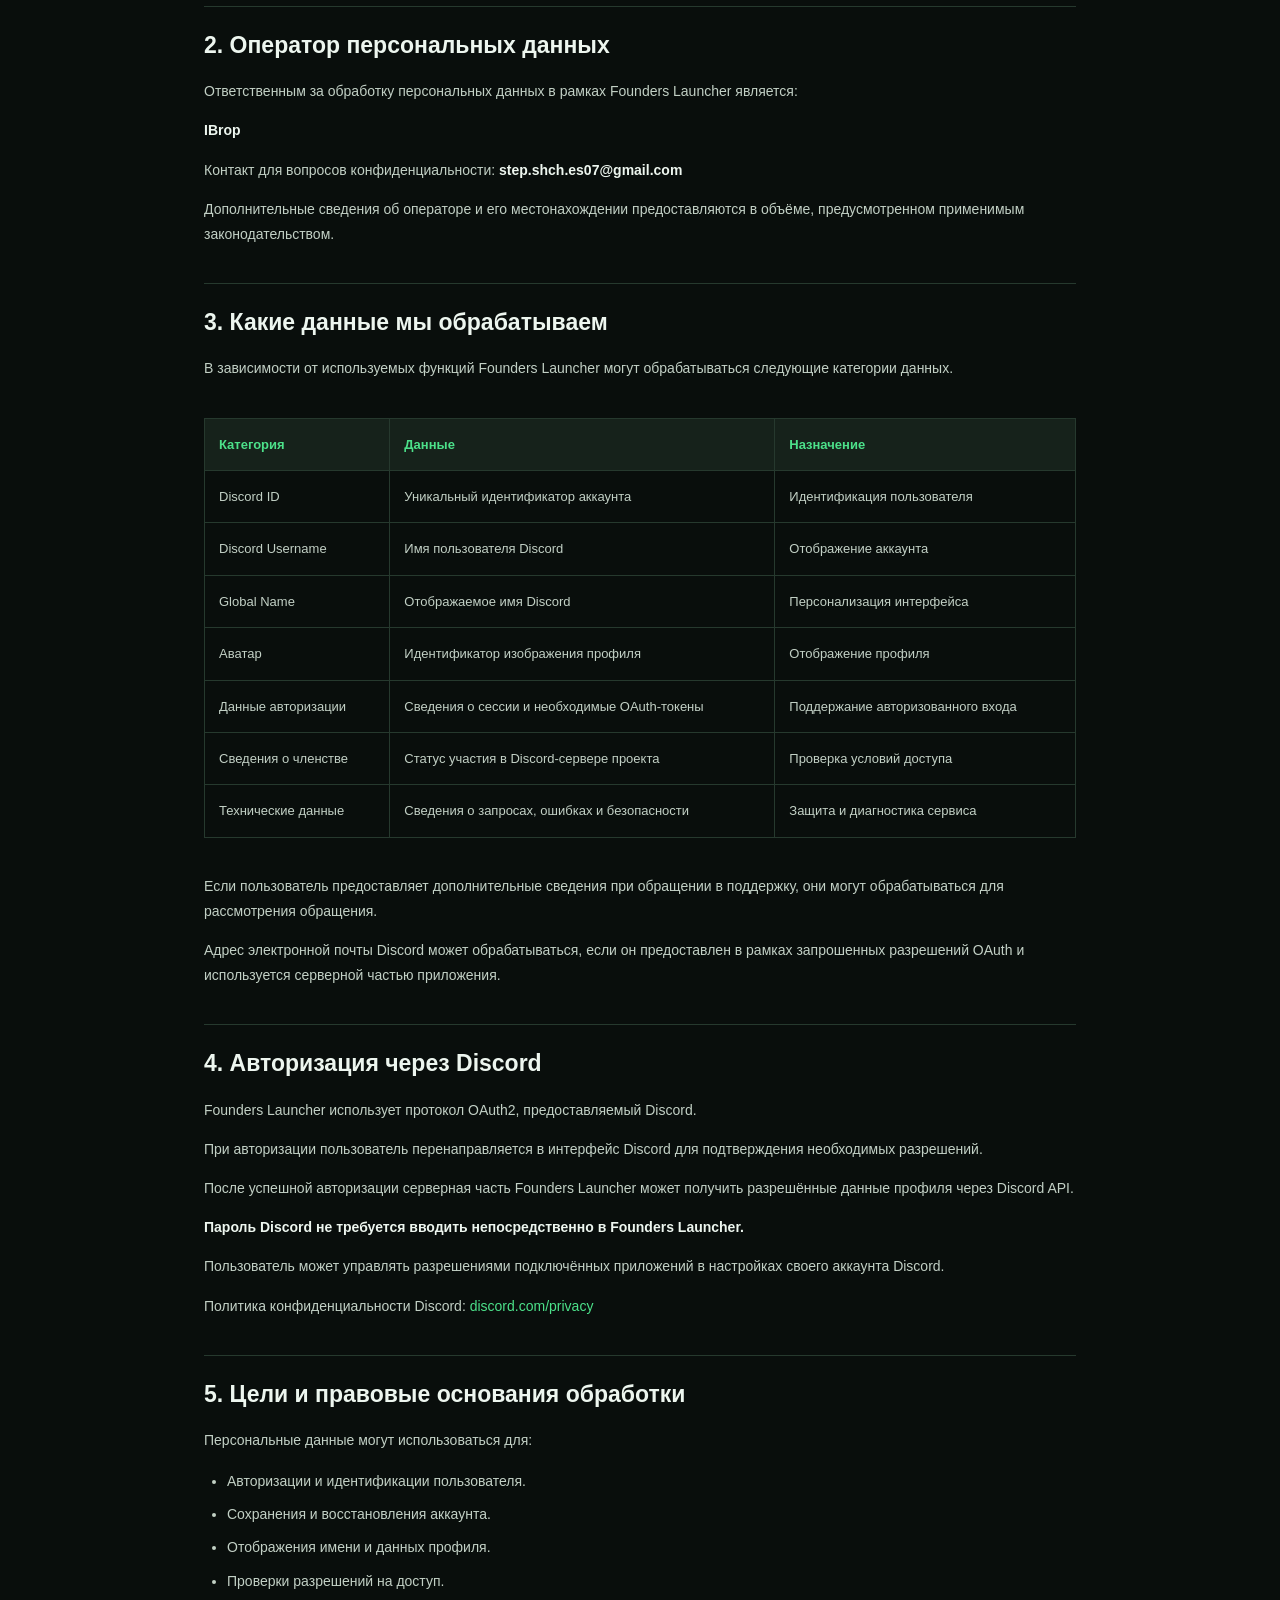
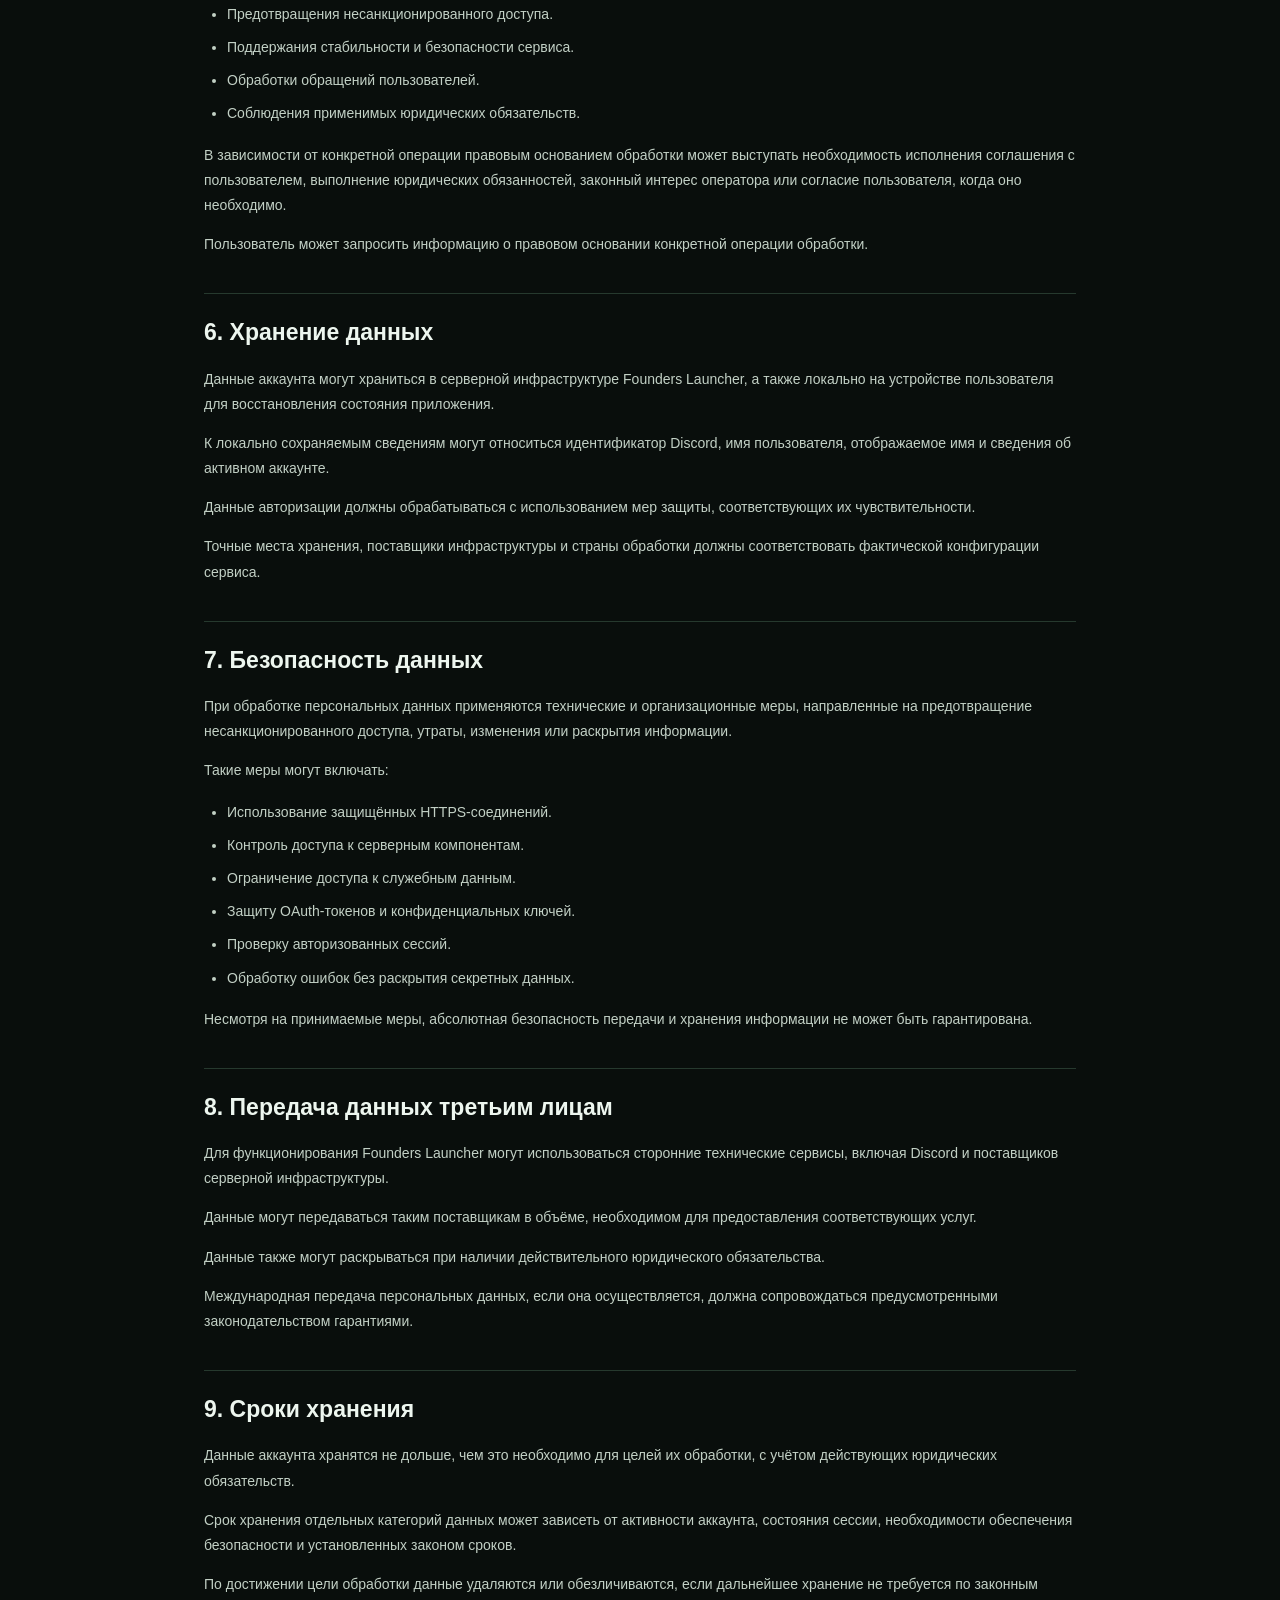
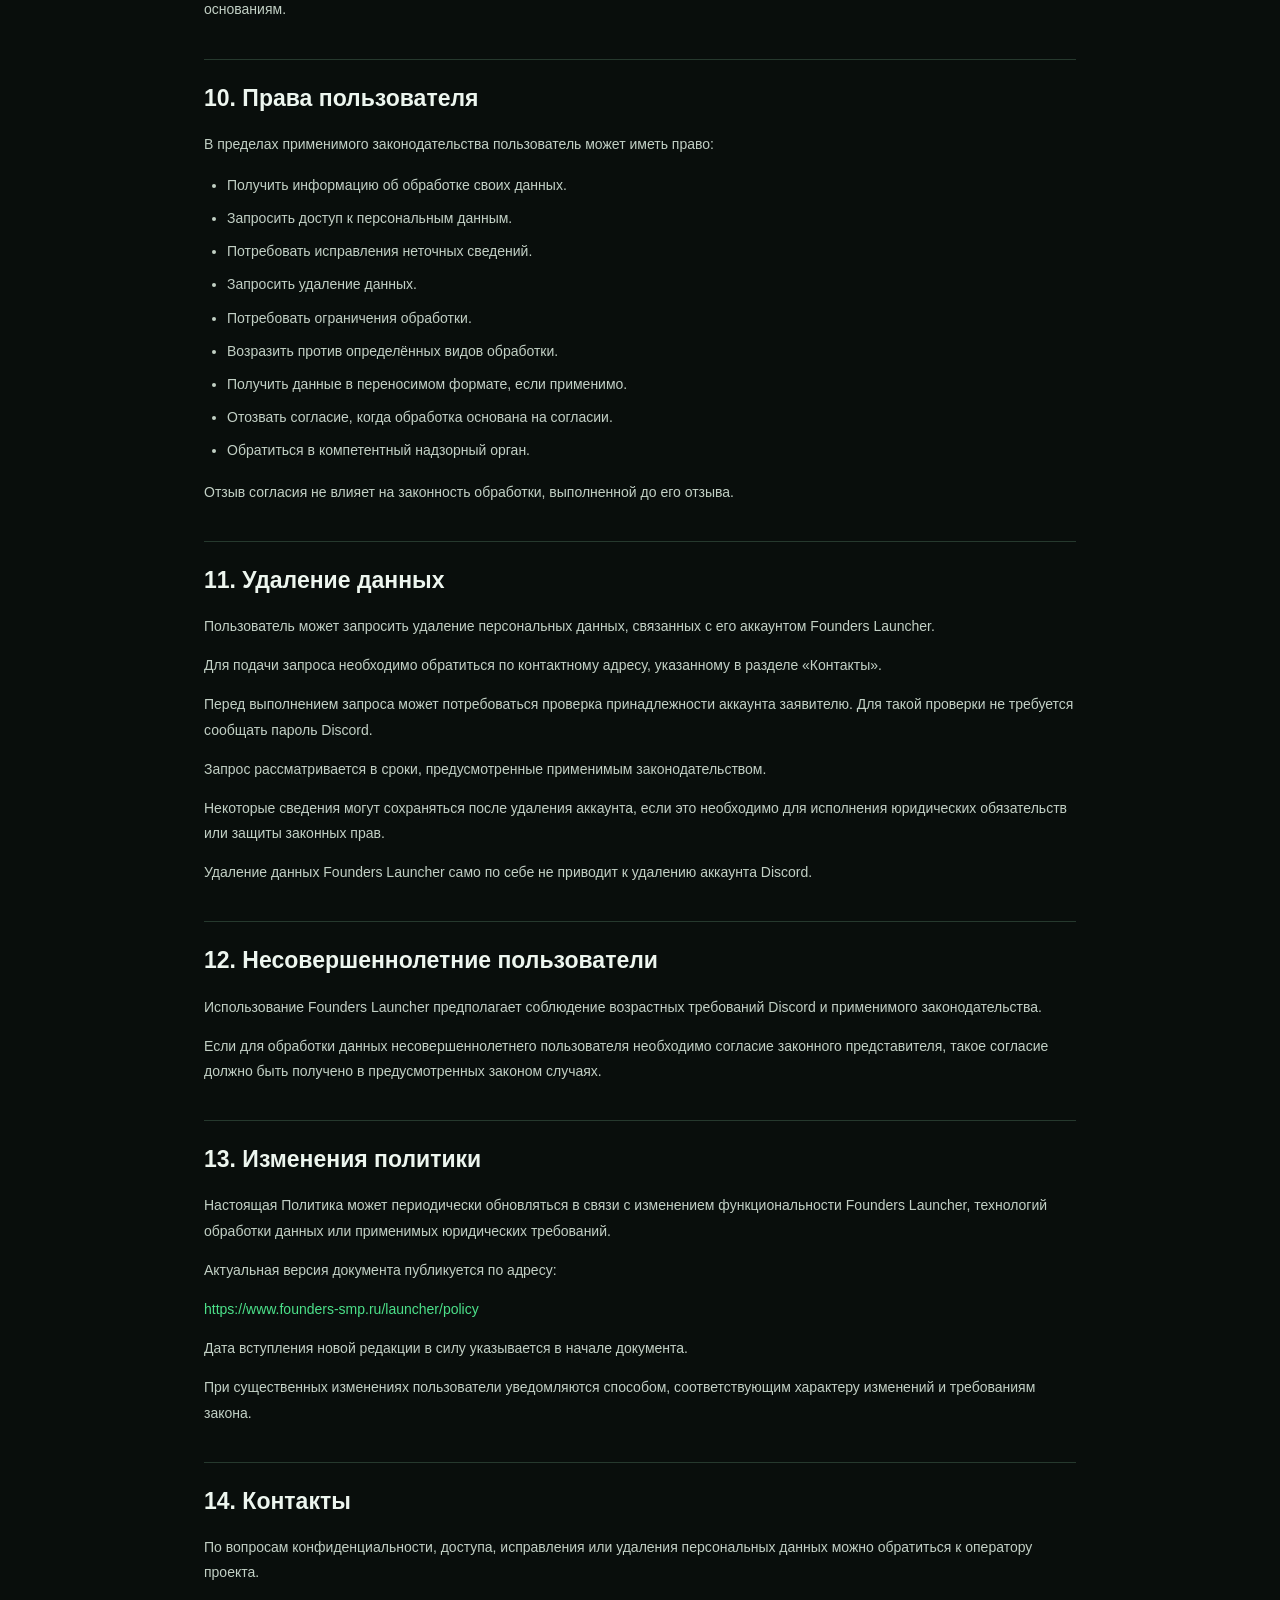
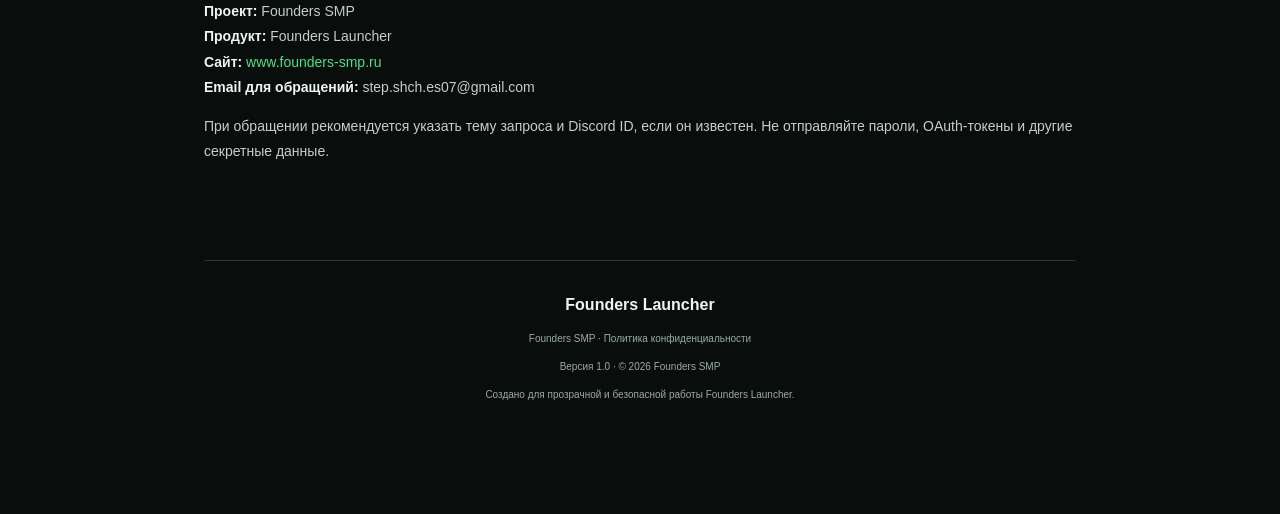
<file: launcher/policy/index.html>
<!DOCTYPE html>
<html lang="ru">
<head>
  <meta charset="UTF-8">
  <meta name="viewport" content="width=device-width, initial-scale=1.0">
  <meta name="color-scheme" content="dark">
  <meta name="description" content="Политика конфиденциальности Founders Launcher. Информация об обработке персональных данных и авторизации через Discord.">
  <title>Политика конфиденциальности — Founders Launcher</title>

  <style>
    :root {
      --bg: #090e0c;
      --surface: #111a16;
      --surface-2: #16221b;
      --border: #26392e;
      --text: #edf6ef;
      --muted: #9aac9f;
      --green: #4ce18a;
      --green-dark: #183e29;
      --max-width: 920px;
    }

    * {
      box-sizing: border-box;
    }

    html {
      scroll-behavior: smooth;
    }

    body {
      margin: 0;
      font-family: Inter, "Segoe UI", Arial, sans-serif;
      background: var(--bg);
      color: var(--text);
      line-height: 1.8;
    }

    a {
      color: var(--green);
      text-decoration: none;
      overflow-wrap: anywhere;
    }

    a:hover {
      text-decoration: underline;
    }

    .topbar {
      position: sticky;
      top: 0;
      z-index: 100;
      background: rgba(9, 14, 12, 0.94);
      backdrop-filter: blur(16px);
      border-bottom: 1px solid var(--border);
    }

    .topbar-inner {
      max-width: 1150px;
      margin: auto;
      padding: 15px 24px;
      display: flex;
      align-items: center;
      justify-content: space-between;
      gap: 16px;
    }

    .brand {
      display: flex;
      align-items: center;
      gap: 12px;
      font-weight: 800;
      font-size: 17px;
      color: white;
    }

    .brand-mark {
      width: 34px;
      height: 34px;
      display: grid;
      place-items: center;
      background: var(--green-dark);
      color: var(--green);
      border: 1px solid #376f4b;
      border-radius: 10px;
      font-size: 19px;
    }

    .alpha {
      font-size: 10px;
      font-weight: 800;
      letter-spacing: 1.5px;
      color: var(--green);
      border: 1px solid #376f4b;
      padding: 3px 7px;
      border-radius: 5px;
    }

    .back {
      font-size: 13px;
      color: var(--muted);
    }

    .container {
      max-width: var(--max-width);
      padding: 0 24px 80px;
      margin: auto;
    }

    .hero {
      padding: 75px 0 48px;
      border-bottom: 1px solid var(--border);
    }

    .eyebrow {
      color: var(--green);
      font-size: 12px;
      font-weight: 800;
      letter-spacing: 2px;
      text-transform: uppercase;
    }

    h1 {
      margin: 16px 0;
      font-size: clamp(30px, 5vw, 48px);
      line-height: 1.2;
      letter-spacing: -1.3px;
    }

    .lead {
      max-width: 700px;
      color: var(--muted);
      font-size: 16px;
    }

    .metadata {
      margin-top: 28px;
      display: flex;
      flex-wrap: wrap;
      gap: 12px;
      font-size: 12px;
      color: var(--muted);
    }

    .metadata span {
      padding: 7px 12px;
      border: 1px solid var(--border);
      border-radius: 8px;
      background: var(--surface);
    }

    .notice {
      margin: 32px 0;
      padding: 20px 22px;
      background: #12261a;
      border-left: 3px solid var(--green);
      border-radius: 10px;
      color: #c9e8d1;
      font-size: 14px;
    }

    .toc {
      margin: 32px 0 45px;
      padding: 25px 30px;
      background: var(--surface);
      border: 1px solid var(--border);
      border-radius: 15px;
    }

    .toc h2 {
      margin: 0 0 16px;
      font-size: 19px;
    }

    .toc ol {
      margin: 0;
      padding-left: 23px;
    }

    .toc li {
      margin: 5px 0;
    }

    section {
      padding: 22px 0;
      scroll-margin-top: 90px;
    }

    section + section {
      border-top: 1px solid var(--border);
    }

    h2 {
      margin: 0 0 18px;
      font-size: 23px;
      line-height: 1.4;
    }

    h3 {
      margin-top: 25px;
      font-size: 17px;
    }

    p, li {
      color: #c2d0c5;
      font-size: 14px;
    }

    ul {
      padding-left: 23px;
    }

    li {
      margin-bottom: 8px;
    }

    strong {
      color: var(--text);
    }

    .data-table {
      width: 100%;
      border-collapse: collapse;
      margin: 22px 0;
      font-size: 13px;
    }

    .data-table th,
    .data-table td {
      text-align: left;
      padding: 14px;
      border: 1px solid var(--border);
      vertical-align: top;
    }

    .data-table th {
      background: var(--surface-2);
      color: var(--green);
    }

    .data-table td {
      color: #c2d0c5;
    }

    .table-scroll {
      overflow-x: auto;
    }

    .footer {
      margin-top: 60px;
      padding: 30px 0;
      border-top: 1px solid var(--border);
      text-align: center;
      color: var(--muted);
      font-size: 12px;
    }

    .footer-brand {
      font-weight: 800;
      color: var(--text);
      font-size: 16px;
    }

    .footer small {
      display: block;
      margin-top: 10px;
    }

    ::selection {
      background: #245d3b;
      color: white;
    }

    @media (max-width: 600px) {
      .topbar-inner {
        padding: 12px 16px;
      }

      .brand {
        font-size: 14px;
      }

      .container {
        padding: 0 18px 50px;
      }

      .hero {
        padding: 45px 0 32px;
      }

      .toc {
        padding: 20px;
      }

      h2 {
        font-size: 20px;
      }
    }

    @media (prefers-reduced-motion: reduce) {
      html {
        scroll-behavior: auto;
      }
    }
  </style>
</head>

<body>

<header class="topbar">
  <div class="topbar-inner">
    <div class="brand">
      <span class="brand-mark" aria-hidden="true">✦</span>
      <span>Founders Launcher</span>
      <span class="alpha">ALPHA</span>
    </div>

    <a class="back" href="/">
      На главную
    </a>
  </div>
</header>

<main class="container">

  <div class="hero">
    <div class="eyebrow">
      Founders SMP · Legal Center
    </div>

    <h1>Политика<br>конфиденциальности</h1>

    <p class="lead">
      Мы стремимся сделать использование Founders Launcher
      удобным, прозрачным и безопасным. В этом документе
      объясняется, какие данные обрабатываются при работе
      лаунчера, для чего они нужны и как пользователь может
      управлять ими.
    </p>

    <div class="metadata">
      <span>Продукт: Founders Launcher</span>
      <span>Версия документа: 1.0</span>
      <span>Дата вступления в силу: 09.11.2026</span>
    </div>
  </div>

  <div class="notice">
    <strong>Кратко о главном</strong>
    <p>
      Founders Launcher использует Discord OAuth2 для
      идентификации пользователя. Авторизация происходит
      через Discord, поэтому вводить пароль Discord
      непосредственно в лаунчер не требуется.
    </p>
    <p>
      Мы стремимся обрабатывать только те сведения,
      которые необходимы для авторизации, сохранения
      аккаунта, безопасности и работы сервиса.
    </p>
  </div>

  <nav class="toc" aria-label="Содержание">
    <h2>Содержание</h2>
    <ol>
      <li><a href="#general">Общие положения</a></li>
      <li><a href="#operator">Оператор данных</a></li>
      <li><a href="#data">Какие данные обрабатываются</a></li>
      <li><a href="#discord">Авторизация через Discord</a></li>
      <li><a href="#purposes">Цели и правовые основания</a></li>
      <li><a href="#storage">Хранение данных</a></li>
      <li><a href="#security">Безопасность</a></li>
      <li><a href="#sharing">Передача данных</a></li>
      <li><a href="#retention">Сроки хранения</a></li>
      <li><a href="#rights">Права пользователя</a></li>
      <li><a href="#deletion">Удаление данных</a></li>
      <li><a href="#children">Несовершеннолетние</a></li>
      <li><a href="#updates">Изменения политики</a></li>
      <li><a href="#contacts">Контакты</a></li>
    </ol>
  </nav>

  <section id="general">
    <h2>1. Общие положения</h2>

    <p>
      Настоящая Политика конфиденциальности описывает
      обработку персональных данных пользователей
      программного обеспечения Founders Launcher,
      связанного с проектом Founders SMP.
    </p>

    <p>
      Политика распространяется на обработку данных
      при авторизации, использовании приложения,
      взаимодействии с серверной инфраструктурой
      и обращении в поддержку.
    </p>

    <p>
      Сторонние сервисы, включая Discord, могут
      обрабатывать данные согласно собственным
      правилам конфиденциальности.
    </p>
  </section>

  <section id="operator">
    <h2>2. Оператор персональных данных</h2>

    <p>
      Ответственным за обработку персональных данных
      в рамках Founders Launcher является:
    </p>

    <p>
      <strong>IBrop</strong>
    </p>

    <p>
      Контакт для вопросов конфиденциальности:
      <strong>step.shch.es07@gmail.com</strong>
    </p>

    <p>
      Дополнительные сведения об операторе и его
      местонахождении предоставляются в объёме,
      предусмотренном применимым законодательством.
    </p>
  </section>

  <section id="data">
    <h2>3. Какие данные мы обрабатываем</h2>

    <p>
      В зависимости от используемых функций Founders
      Launcher могут обрабатываться следующие категории
      данных.
    </p>

    <div class="table-scroll">
      <table class="data-table">
        <thead>
          <tr>
            <th>Категория</th>
            <th>Данные</th>
            <th>Назначение</th>
          </tr>
        </thead>

        <tbody>
          <tr>
            <td>Discord ID</td>
            <td>Уникальный идентификатор аккаунта</td>
            <td>Идентификация пользователя</td>
          </tr>

          <tr>
            <td>Discord Username</td>
            <td>Имя пользователя Discord</td>
            <td>Отображение аккаунта</td>
          </tr>

          <tr>
            <td>Global Name</td>
            <td>Отображаемое имя Discord</td>
            <td>Персонализация интерфейса</td>
          </tr>

          <tr>
            <td>Аватар</td>
            <td>Идентификатор изображения профиля</td>
            <td>Отображение профиля</td>
          </tr>

          <tr>
            <td>Данные авторизации</td>
            <td>Сведения о сессии и необходимые OAuth-токены</td>
            <td>Поддержание авторизованного входа</td>
          </tr>

          <tr>
            <td>Сведения о членстве</td>
            <td>Статус участия в Discord-сервере проекта</td>
            <td>Проверка условий доступа</td>
          </tr>

          <tr>
            <td>Технические данные</td>
            <td>Сведения о запросах, ошибках и безопасности</td>
            <td>Защита и диагностика сервиса</td>
          </tr>
        </tbody>
      </table>
    </div>

    <p>
      Если пользователь предоставляет дополнительные
      сведения при обращении в поддержку, они могут
      обрабатываться для рассмотрения обращения.
    </p>

    <p>
      Адрес электронной почты Discord может
      обрабатываться, если он предоставлен в рамках
      запрошенных разрешений OAuth и используется
      серверной частью приложения.
    </p>
  </section>

  <section id="discord">
    <h2>4. Авторизация через Discord</h2>

    <p>
      Founders Launcher использует протокол OAuth2,
      предоставляемый Discord.
    </p>

    <p>
      При авторизации пользователь перенаправляется
      в интерфейс Discord для подтверждения
      необходимых разрешений.
    </p>

    <p>
      После успешной авторизации серверная часть
      Founders Launcher может получить разрешённые
      данные профиля через Discord API.
    </p>

    <p>
      <strong>Пароль Discord не требуется вводить
      непосредственно в Founders Launcher.</strong>
    </p>

    <p>
      Пользователь может управлять разрешениями
      подключённых приложений в настройках
      своего аккаунта Discord.
    </p>

    <p>
      Политика конфиденциальности Discord:
      <a href="https://discord.com/privacy"
         target="_blank"
         rel="noopener noreferrer">
        discord.com/privacy
      </a>
    </p>
  </section>

  <section id="purposes">
    <h2>5. Цели и правовые основания обработки</h2>

    <p>
      Персональные данные могут использоваться для:
    </p>

    <ul>
      <li>Авторизации и идентификации пользователя.</li>
      <li>Сохранения и восстановления аккаунта.</li>
      <li>Отображения имени и данных профиля.</li>
      <li>Проверки разрешений на доступ.</li>
      <li>Предотвращения несанкционированного доступа.</li>
      <li>Поддержания стабильности и безопасности сервиса.</li>
      <li>Обработки обращений пользователей.</li>
      <li>Соблюдения применимых юридических обязательств.</li>
    </ul>

    <p>
      В зависимости от конкретной операции правовым
      основанием обработки может выступать необходимость
      исполнения соглашения с пользователем, выполнение
      юридических обязанностей, законный интерес
      оператора или согласие пользователя, когда
      оно необходимо.
    </p>

    <p>
      Пользователь может запросить информацию о
      правовом основании конкретной операции обработки.
    </p>
  </section>

  <section id="storage">
    <h2>6. Хранение данных</h2>

    <p>
      Данные аккаунта могут храниться в серверной
      инфраструктуре Founders Launcher, а также
      локально на устройстве пользователя для
      восстановления состояния приложения.
    </p>

    <p>
      К локально сохраняемым сведениям могут относиться
      идентификатор Discord, имя пользователя,
      отображаемое имя и сведения об активном аккаунте.
    </p>

    <p>
      Данные авторизации должны обрабатываться с
      использованием мер защиты, соответствующих
      их чувствительности.
    </p>

    <p>
      Точные места хранения, поставщики инфраструктуры
      и страны обработки должны соответствовать
      фактической конфигурации сервиса.
    </p>
  </section>

  <section id="security">
    <h2>7. Безопасность данных</h2>

    <p>
      При обработке персональных данных применяются
      технические и организационные меры, направленные
      на предотвращение несанкционированного доступа,
      утраты, изменения или раскрытия информации.
    </p>

    <p>
      Такие меры могут включать:
    </p>

    <ul>
      <li>Использование защищённых HTTPS-соединений.</li>
      <li>Контроль доступа к серверным компонентам.</li>
      <li>Ограничение доступа к служебным данным.</li>
      <li>Защиту OAuth-токенов и конфиденциальных ключей.</li>
      <li>Проверку авторизованных сессий.</li>
      <li>Обработку ошибок без раскрытия секретных данных.</li>
    </ul>

    <p>
      Несмотря на принимаемые меры, абсолютная
      безопасность передачи и хранения информации
      не может быть гарантирована.
    </p>
  </section>

  <section id="sharing">
    <h2>8. Передача данных третьим лицам</h2>

    <p>
      Для функционирования Founders Launcher могут
      использоваться сторонние технические сервисы,
      включая Discord и поставщиков серверной
      инфраструктуры.
    </p>

    <p>
      Данные могут передаваться таким поставщикам
      в объёме, необходимом для предоставления
      соответствующих услуг.
    </p>

    <p>
      Данные также могут раскрываться при наличии
      действительного юридического обязательства.
    </p>

    <p>
      Международная передача персональных данных,
      если она осуществляется, должна сопровождаться
      предусмотренными законодательством гарантиями.
    </p>
  </section>

  <section id="retention">
    <h2>9. Сроки хранения</h2>

    <p>
      Данные аккаунта хранятся не дольше, чем это
      необходимо для целей их обработки, с учётом
      действующих юридических обязательств.
    </p>

    <p>
      Срок хранения отдельных категорий данных
      может зависеть от активности аккаунта,
      состояния сессии, необходимости обеспечения
      безопасности и установленных законом сроков.
    </p>

    <p>
      По достижении цели обработки данные удаляются
      или обезличиваются, если дальнейшее хранение
      не требуется по законным основаниям.
    </p>
  </section>

  <section id="rights">
    <h2>10. Права пользователя</h2>

    <p>
      В пределах применимого законодательства
      пользователь может иметь право:
    </p>

    <ul>
      <li>Получить информацию об обработке своих данных.</li>
      <li>Запросить доступ к персональным данным.</li>
      <li>Потребовать исправления неточных сведений.</li>
      <li>Запросить удаление данных.</li>
      <li>Потребовать ограничения обработки.</li>
      <li>Возразить против определённых видов обработки.</li>
      <li>Получить данные в переносимом формате, если применимо.</li>
      <li>Отозвать согласие, когда обработка основана на согласии.</li>
      <li>Обратиться в компетентный надзорный орган.</li>
    </ul>

    <p>
      Отзыв согласия не влияет на законность обработки,
      выполненной до его отзыва.
    </p>
  </section>

  <section id="deletion">
    <h2>11. Удаление данных</h2>

    <p>
      Пользователь может запросить удаление
      персональных данных, связанных с его аккаунтом
      Founders Launcher.
    </p>

    <p>
      Для подачи запроса необходимо обратиться
      по контактному адресу, указанному в разделе
      «Контакты».
    </p>

    <p>
      Перед выполнением запроса может потребоваться
      проверка принадлежности аккаунта заявителю.
      Для такой проверки не требуется сообщать
      пароль Discord.
    </p>

    <p>
      Запрос рассматривается в сроки, предусмотренные
      применимым законодательством.
    </p>

    <p>
      Некоторые сведения могут сохраняться после
      удаления аккаунта, если это необходимо для
      исполнения юридических обязательств или
      защиты законных прав.
    </p>

    <p>
      Удаление данных Founders Launcher само по себе
      не приводит к удалению аккаунта Discord.
    </p>
  </section>

  <section id="children">
    <h2>12. Несовершеннолетние пользователи</h2>

    <p>
      Использование Founders Launcher предполагает
      соблюдение возрастных требований Discord
      и применимого законодательства.
    </p>

    <p>
      Если для обработки данных несовершеннолетнего
      пользователя необходимо согласие законного
      представителя, такое согласие должно быть
      получено в предусмотренных законом случаях.
    </p>
  </section>

  <section id="updates">
    <h2>13. Изменения политики</h2>

    <p>
      Настоящая Политика может периодически
      обновляться в связи с изменением функциональности
      Founders Launcher, технологий обработки данных
      или применимых юридических требований.
    </p>

    <p>
      Актуальная версия документа публикуется
      по адресу:
    </p>

    <p>
      <a href="https://www.founders-smp.ru/launcher/policy">
        https://www.founders-smp.ru/launcher/policy
      </a>
    </p>

    <p>
      Дата вступления новой редакции в силу
      указывается в начале документа.
    </p>

    <p>
      При существенных изменениях пользователи
      уведомляются способом, соответствующим
      характеру изменений и требованиям закона.
    </p>
  </section>

  <section id="contacts">
    <h2>14. Контакты</h2>

    <p>
      По вопросам конфиденциальности, доступа,
      исправления или удаления персональных данных
      можно обратиться к оператору проекта.
    </p>

    <p>
      <strong>Проект:</strong> Founders SMP<br>
      <strong>Продукт:</strong> Founders Launcher<br>
      <strong>Сайт:</strong>
      <a href="https://www.founders-smp.ru/">
        www.founders-smp.ru
      </a><br>
      <strong>Email для обращений:</strong>
      step.shch.es07@gmail.com
    </p>

    <p>
      При обращении рекомендуется указать тему запроса
      и Discord ID, если он известен. Не отправляйте
      пароли, OAuth-токены и другие секретные данные.
    </p>
  </section>

  <footer class="footer">
    <div class="footer-brand">
      Founders Launcher
    </div>

    <small>
      Founders SMP · Политика конфиденциальности
    </small>

    <small>
      Версия 1.0 · © <span id="year"></span> Founders SMP
    </small>

    <small>
      Создано для прозрачной и безопасной работы
      Founders Launcher.
    </small>
  </footer>

</main>

<script>
  document.getElementById("year").textContent =
    new Date().getFullYear();
</script>

</body>
</html>
</file>
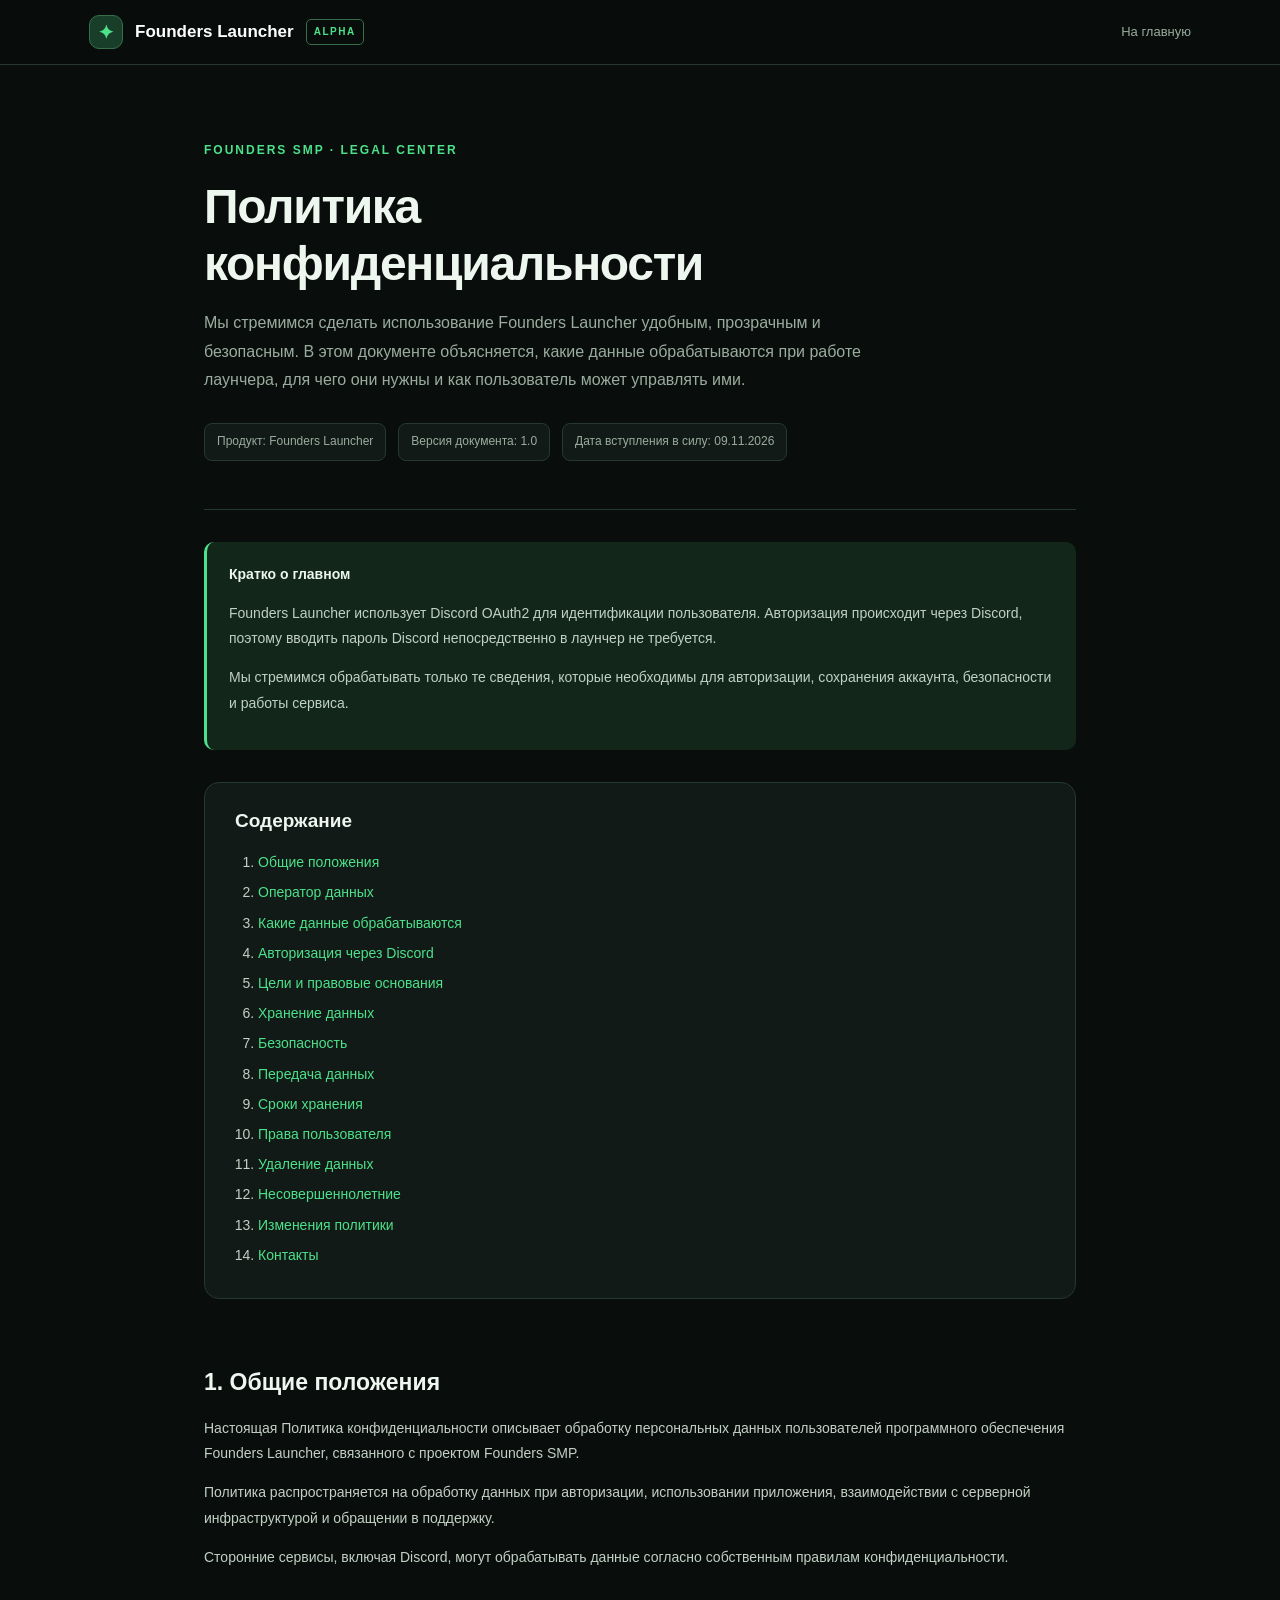
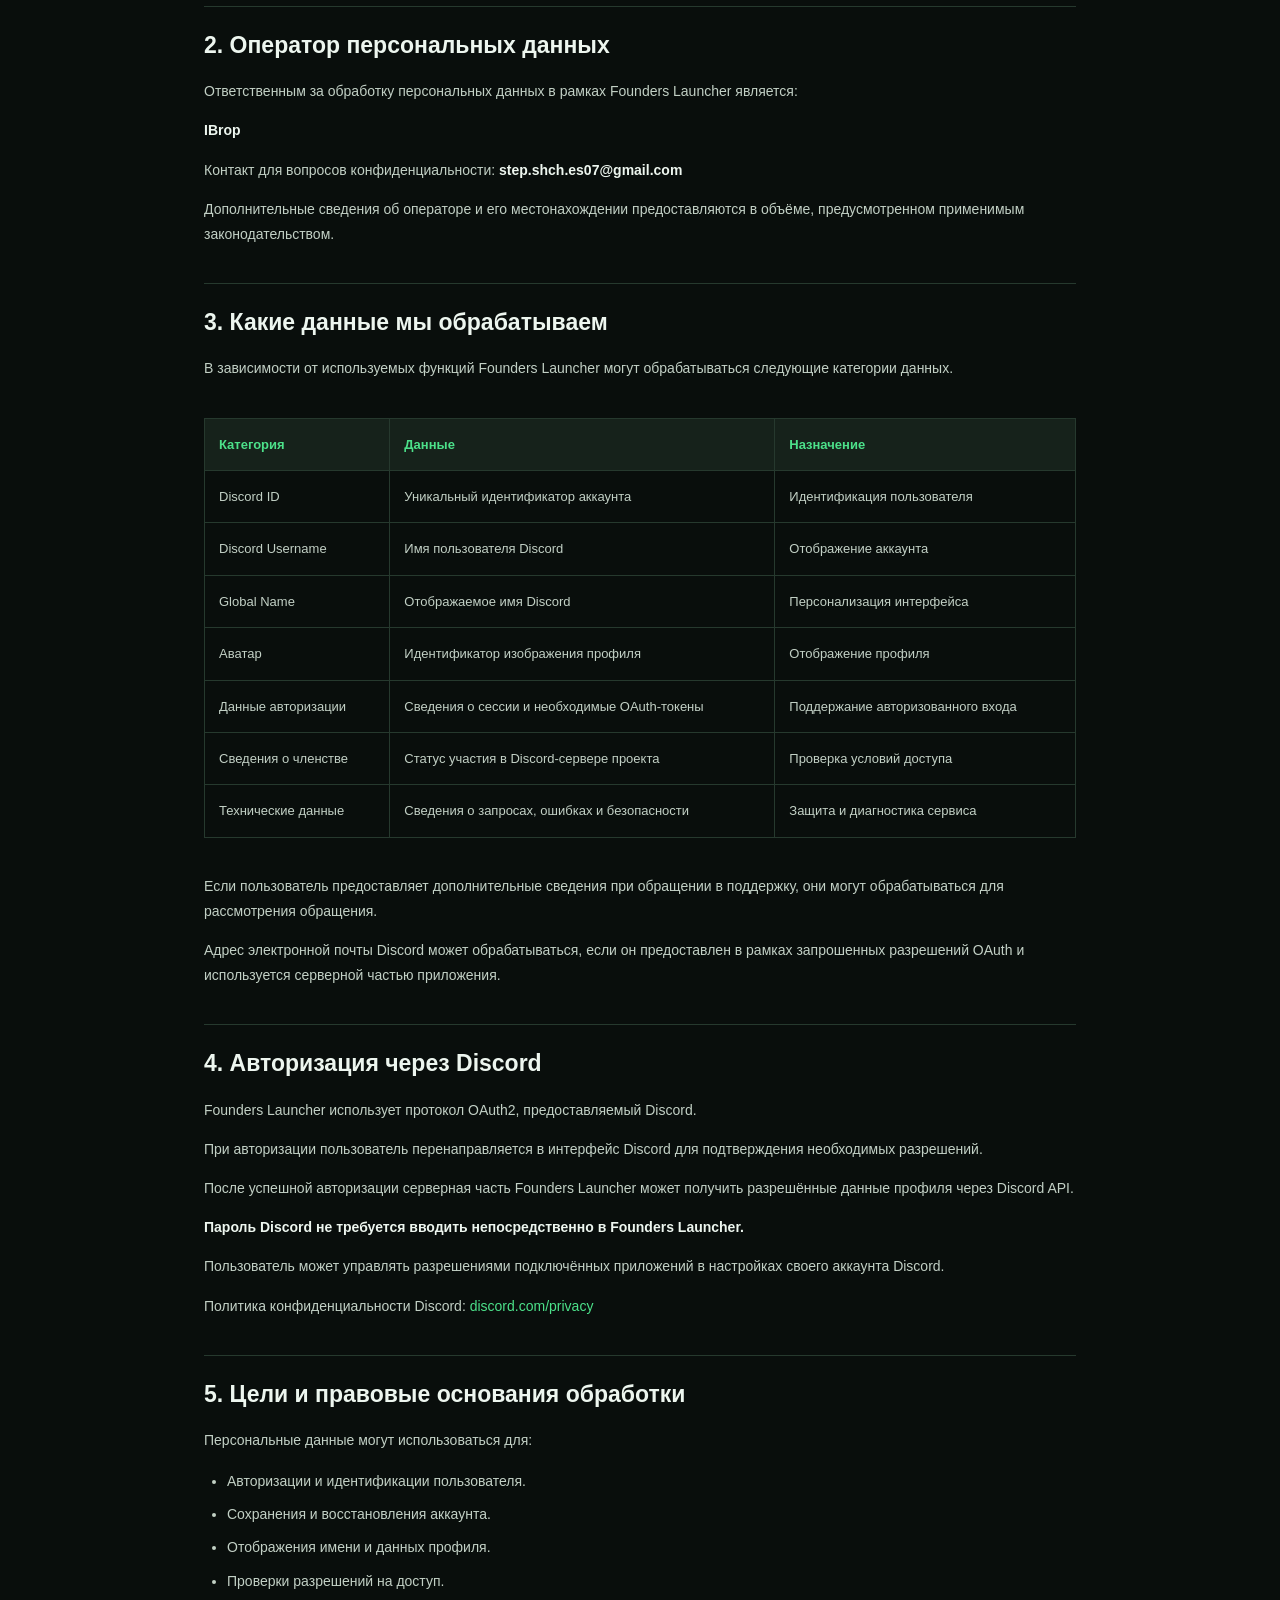
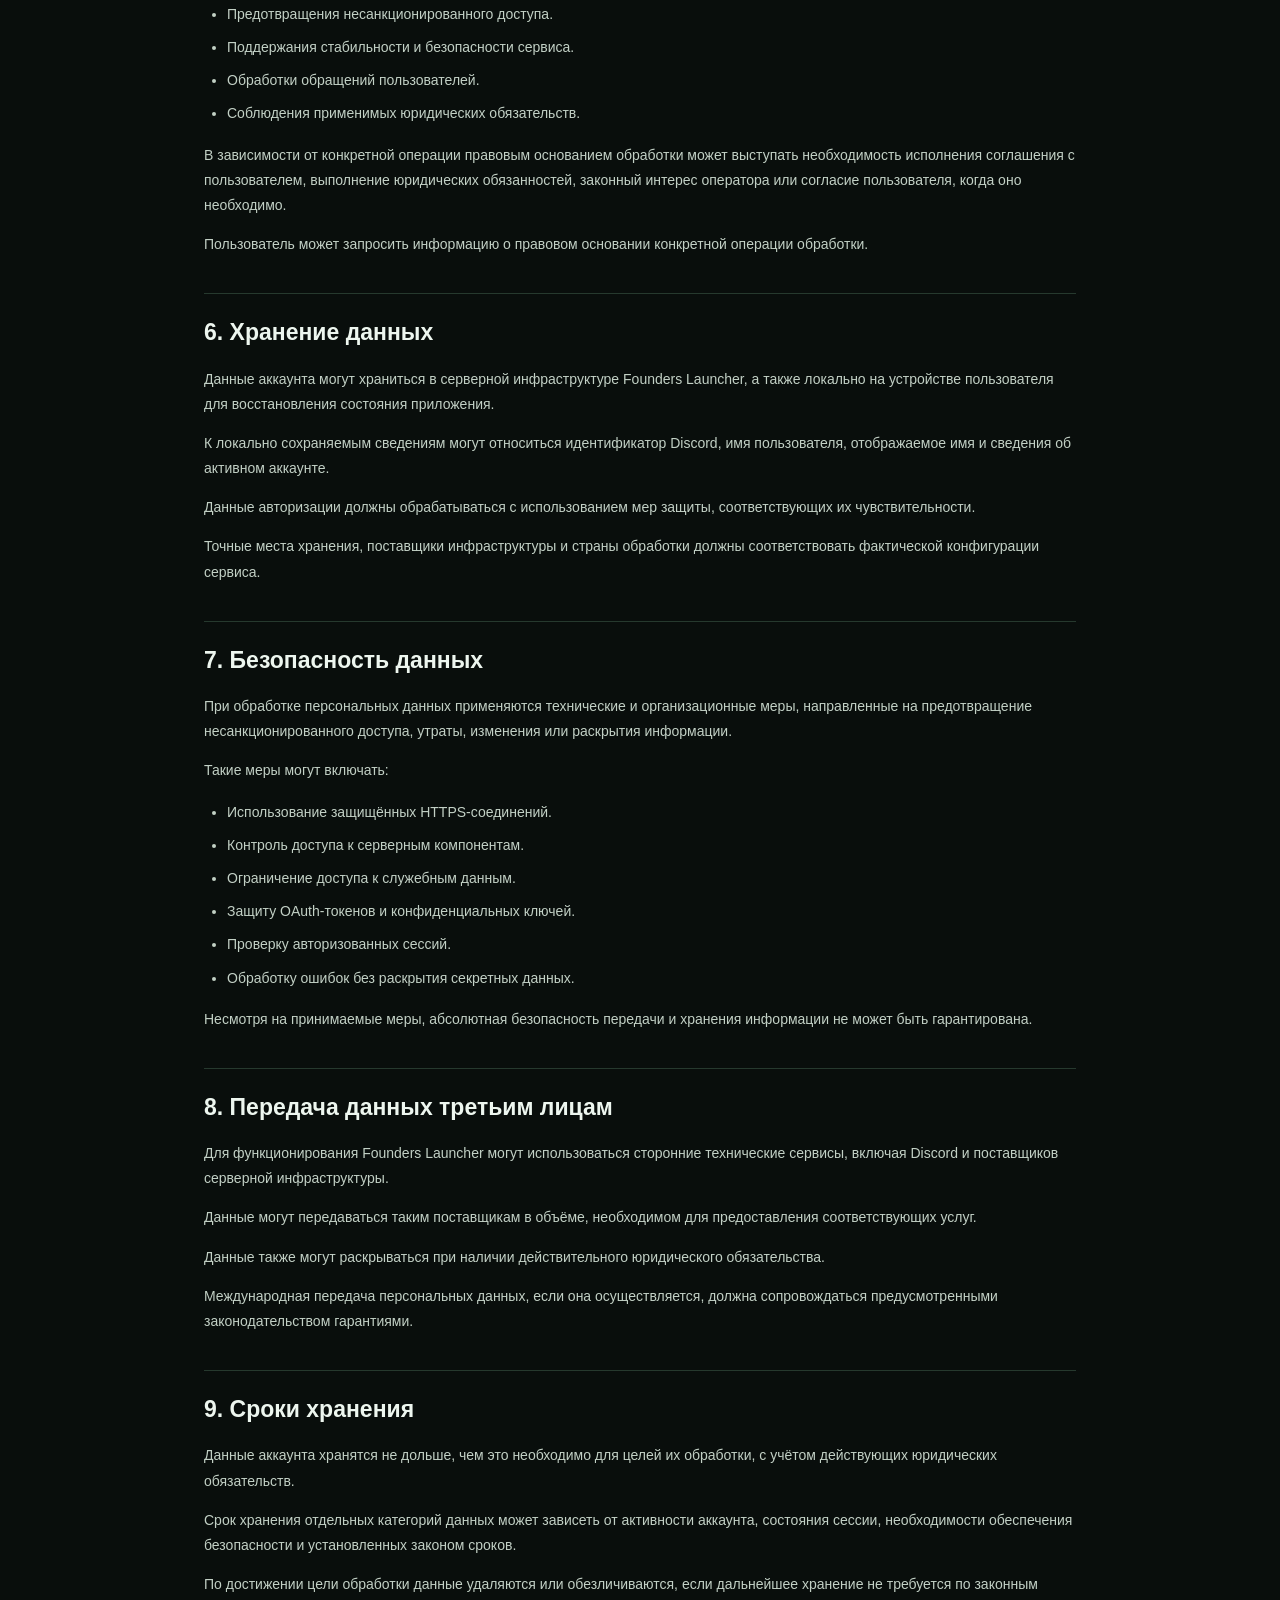
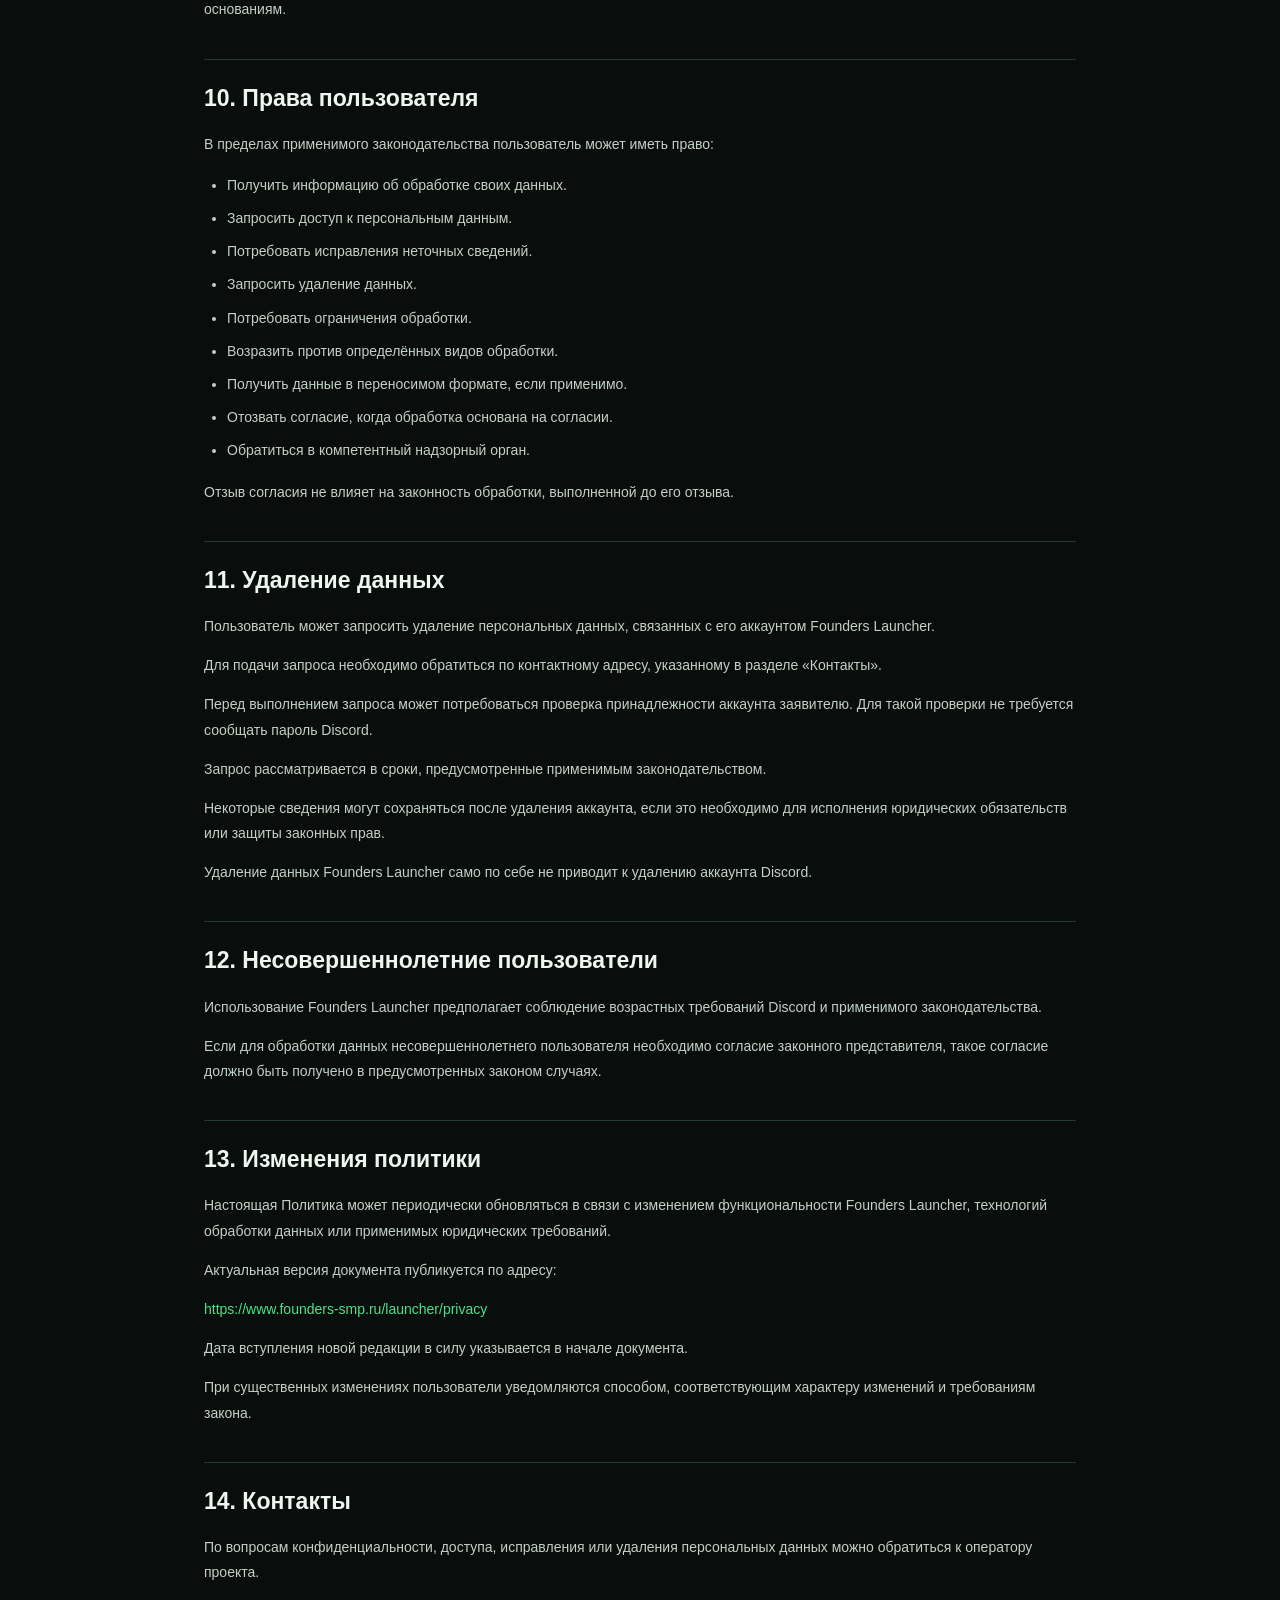
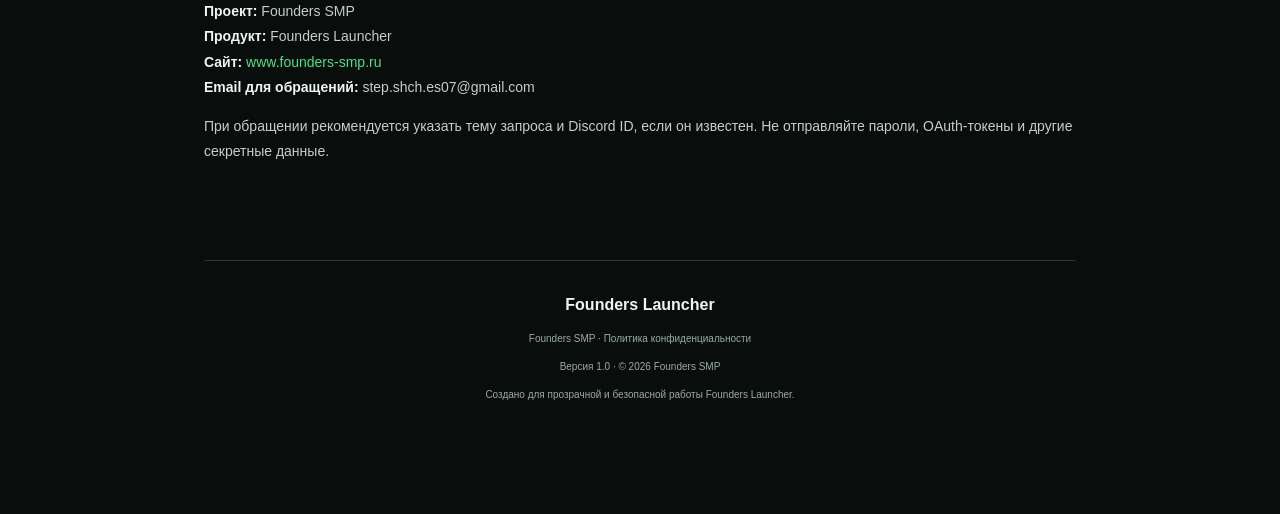
<file: launcher/privacy/index.html>
<!DOCTYPE html>
<html lang="ru">
<head>
  <meta charset="UTF-8">
  <meta name="viewport" content="width=device-width, initial-scale=1.0">
  <meta name="color-scheme" content="dark">
  <meta name="description" content="Политика конфиденциальности Founders Launcher. Информация об обработке персональных данных и авторизации через Discord.">
  <title>Политика конфиденциальности — Founders Launcher</title>

  <style>
    :root {
      --bg: #090e0c;
      --surface: #111a16;
      --surface-2: #16221b;
      --border: #26392e;
      --text: #edf6ef;
      --muted: #9aac9f;
      --green: #4ce18a;
      --green-dark: #183e29;
      --max-width: 920px;
    }

    * {
      box-sizing: border-box;
    }

    html {
      scroll-behavior: smooth;
    }

    body {
      margin: 0;
      font-family: Inter, "Segoe UI", Arial, sans-serif;
      background: var(--bg);
      color: var(--text);
      line-height: 1.8;
    }

    a {
      color: var(--green);
      text-decoration: none;
      overflow-wrap: anywhere;
    }

    a:hover {
      text-decoration: underline;
    }

    .topbar {
      position: sticky;
      top: 0;
      z-index: 100;
      background: rgba(9, 14, 12, 0.94);
      backdrop-filter: blur(16px);
      border-bottom: 1px solid var(--border);
    }

    .topbar-inner {
      max-width: 1150px;
      margin: auto;
      padding: 15px 24px;
      display: flex;
      align-items: center;
      justify-content: space-between;
      gap: 16px;
    }

    .brand {
      display: flex;
      align-items: center;
      gap: 12px;
      font-weight: 800;
      font-size: 17px;
      color: white;
    }

    .brand-mark {
      width: 34px;
      height: 34px;
      display: grid;
      place-items: center;
      background: var(--green-dark);
      color: var(--green);
      border: 1px solid #376f4b;
      border-radius: 10px;
      font-size: 19px;
    }

    .alpha {
      font-size: 10px;
      font-weight: 800;
      letter-spacing: 1.5px;
      color: var(--green);
      border: 1px solid #376f4b;
      padding: 3px 7px;
      border-radius: 5px;
    }

    .back {
      font-size: 13px;
      color: var(--muted);
    }

    .container {
      max-width: var(--max-width);
      padding: 0 24px 80px;
      margin: auto;
    }

    .hero {
      padding: 75px 0 48px;
      border-bottom: 1px solid var(--border);
    }

    .eyebrow {
      color: var(--green);
      font-size: 12px;
      font-weight: 800;
      letter-spacing: 2px;
      text-transform: uppercase;
    }

    h1 {
      margin: 16px 0;
      font-size: clamp(30px, 5vw, 48px);
      line-height: 1.2;
      letter-spacing: -1.3px;
    }

    .lead {
      max-width: 700px;
      color: var(--muted);
      font-size: 16px;
    }

    .metadata {
      margin-top: 28px;
      display: flex;
      flex-wrap: wrap;
      gap: 12px;
      font-size: 12px;
      color: var(--muted);
    }

    .metadata span {
      padding: 7px 12px;
      border: 1px solid var(--border);
      border-radius: 8px;
      background: var(--surface);
    }

    .notice {
      margin: 32px 0;
      padding: 20px 22px;
      background: #12261a;
      border-left: 3px solid var(--green);
      border-radius: 10px;
      color: #c9e8d1;
      font-size: 14px;
    }

    .toc {
      margin: 32px 0 45px;
      padding: 25px 30px;
      background: var(--surface);
      border: 1px solid var(--border);
      border-radius: 15px;
    }

    .toc h2 {
      margin: 0 0 16px;
      font-size: 19px;
    }

    .toc ol {
      margin: 0;
      padding-left: 23px;
    }

    .toc li {
      margin: 5px 0;
    }

    section {
      padding: 22px 0;
      scroll-margin-top: 90px;
    }

    section + section {
      border-top: 1px solid var(--border);
    }

    h2 {
      margin: 0 0 18px;
      font-size: 23px;
      line-height: 1.4;
    }

    h3 {
      margin-top: 25px;
      font-size: 17px;
    }

    p, li {
      color: #c2d0c5;
      font-size: 14px;
    }

    ul {
      padding-left: 23px;
    }

    li {
      margin-bottom: 8px;
    }

    strong {
      color: var(--text);
    }

    .data-table {
      width: 100%;
      border-collapse: collapse;
      margin: 22px 0;
      font-size: 13px;
    }

    .data-table th,
    .data-table td {
      text-align: left;
      padding: 14px;
      border: 1px solid var(--border);
      vertical-align: top;
    }

    .data-table th {
      background: var(--surface-2);
      color: var(--green);
    }

    .data-table td {
      color: #c2d0c5;
    }

    .table-scroll {
      overflow-x: auto;
    }

    .footer {
      margin-top: 60px;
      padding: 30px 0;
      border-top: 1px solid var(--border);
      text-align: center;
      color: var(--muted);
      font-size: 12px;
    }

    .footer-brand {
      font-weight: 800;
      color: var(--text);
      font-size: 16px;
    }

    .footer small {
      display: block;
      margin-top: 10px;
    }

    ::selection {
      background: #245d3b;
      color: white;
    }

    @media (max-width: 600px) {
      .topbar-inner {
        padding: 12px 16px;
      }

      .brand {
        font-size: 14px;
      }

      .container {
        padding: 0 18px 50px;
      }

      .hero {
        padding: 45px 0 32px;
      }

      .toc {
        padding: 20px;
      }

      h2 {
        font-size: 20px;
      }
    }

    @media (prefers-reduced-motion: reduce) {
      html {
        scroll-behavior: auto;
      }
    }
  </style>
</head>

<body>

<header class="topbar">
  <div class="topbar-inner">
    <div class="brand">
      <span class="brand-mark" aria-hidden="true">✦</span>
      <span>Founders Launcher</span>
      <span class="alpha">ALPHA</span>
    </div>

    <a class="back" href="/">
      На главную
    </a>
  </div>
</header>

<main class="container">

  <div class="hero">
    <div class="eyebrow">
      Founders SMP · Legal Center
    </div>

    <h1>Политика<br>конфиденциальности</h1>

    <p class="lead">
      Мы стремимся сделать использование Founders Launcher
      удобным, прозрачным и безопасным. В этом документе
      объясняется, какие данные обрабатываются при работе
      лаунчера, для чего они нужны и как пользователь может
      управлять ими.
    </p>

    <div class="metadata">
      <span>Продукт: Founders Launcher</span>
      <span>Версия документа: 1.0</span>
      <span>Дата вступления в силу: 09.11.2026</span>
    </div>
  </div>

  <div class="notice">
    <strong>Кратко о главном</strong>
    <p>
      Founders Launcher использует Discord OAuth2 для
      идентификации пользователя. Авторизация происходит
      через Discord, поэтому вводить пароль Discord
      непосредственно в лаунчер не требуется.
    </p>
    <p>
      Мы стремимся обрабатывать только те сведения,
      которые необходимы для авторизации, сохранения
      аккаунта, безопасности и работы сервиса.
    </p>
  </div>

  <nav class="toc" aria-label="Содержание">
    <h2>Содержание</h2>
    <ol>
      <li><a href="#general">Общие положения</a></li>
      <li><a href="#operator">Оператор данных</a></li>
      <li><a href="#data">Какие данные обрабатываются</a></li>
      <li><a href="#discord">Авторизация через Discord</a></li>
      <li><a href="#purposes">Цели и правовые основания</a></li>
      <li><a href="#storage">Хранение данных</a></li>
      <li><a href="#security">Безопасность</a></li>
      <li><a href="#sharing">Передача данных</a></li>
      <li><a href="#retention">Сроки хранения</a></li>
      <li><a href="#rights">Права пользователя</a></li>
      <li><a href="#deletion">Удаление данных</a></li>
      <li><a href="#children">Несовершеннолетние</a></li>
      <li><a href="#updates">Изменения политики</a></li>
      <li><a href="#contacts">Контакты</a></li>
    </ol>
  </nav>

  <section id="general">
    <h2>1. Общие положения</h2>

    <p>
      Настоящая Политика конфиденциальности описывает
      обработку персональных данных пользователей
      программного обеспечения Founders Launcher,
      связанного с проектом Founders SMP.
    </p>

    <p>
      Политика распространяется на обработку данных
      при авторизации, использовании приложения,
      взаимодействии с серверной инфраструктурой
      и обращении в поддержку.
    </p>

    <p>
      Сторонние сервисы, включая Discord, могут
      обрабатывать данные согласно собственным
      правилам конфиденциальности.
    </p>
  </section>

  <section id="operator">
    <h2>2. Оператор персональных данных</h2>

    <p>
      Ответственным за обработку персональных данных
      в рамках Founders Launcher является:
    </p>

    <p>
      <strong>IBrop</strong>
    </p>

    <p>
      Контакт для вопросов конфиденциальности:
      <strong>step.shch.es07@gmail.com</strong>
    </p>

    <p>
      Дополнительные сведения об операторе и его
      местонахождении предоставляются в объёме,
      предусмотренном применимым законодательством.
    </p>
  </section>

  <section id="data">
    <h2>3. Какие данные мы обрабатываем</h2>

    <p>
      В зависимости от используемых функций Founders
      Launcher могут обрабатываться следующие категории
      данных.
    </p>

    <div class="table-scroll">
      <table class="data-table">
        <thead>
          <tr>
            <th>Категория</th>
            <th>Данные</th>
            <th>Назначение</th>
          </tr>
        </thead>

        <tbody>
          <tr>
            <td>Discord ID</td>
            <td>Уникальный идентификатор аккаунта</td>
            <td>Идентификация пользователя</td>
          </tr>

          <tr>
            <td>Discord Username</td>
            <td>Имя пользователя Discord</td>
            <td>Отображение аккаунта</td>
          </tr>

          <tr>
            <td>Global Name</td>
            <td>Отображаемое имя Discord</td>
            <td>Персонализация интерфейса</td>
          </tr>

          <tr>
            <td>Аватар</td>
            <td>Идентификатор изображения профиля</td>
            <td>Отображение профиля</td>
          </tr>

          <tr>
            <td>Данные авторизации</td>
            <td>Сведения о сессии и необходимые OAuth-токены</td>
            <td>Поддержание авторизованного входа</td>
          </tr>

          <tr>
            <td>Сведения о членстве</td>
            <td>Статус участия в Discord-сервере проекта</td>
            <td>Проверка условий доступа</td>
          </tr>

          <tr>
            <td>Технические данные</td>
            <td>Сведения о запросах, ошибках и безопасности</td>
            <td>Защита и диагностика сервиса</td>
          </tr>
        </tbody>
      </table>
    </div>

    <p>
      Если пользователь предоставляет дополнительные
      сведения при обращении в поддержку, они могут
      обрабатываться для рассмотрения обращения.
    </p>

    <p>
      Адрес электронной почты Discord может
      обрабатываться, если он предоставлен в рамках
      запрошенных разрешений OAuth и используется
      серверной частью приложения.
    </p>
  </section>

  <section id="discord">
    <h2>4. Авторизация через Discord</h2>

    <p>
      Founders Launcher использует протокол OAuth2,
      предоставляемый Discord.
    </p>

    <p>
      При авторизации пользователь перенаправляется
      в интерфейс Discord для подтверждения
      необходимых разрешений.
    </p>

    <p>
      После успешной авторизации серверная часть
      Founders Launcher может получить разрешённые
      данные профиля через Discord API.
    </p>

    <p>
      <strong>Пароль Discord не требуется вводить
      непосредственно в Founders Launcher.</strong>
    </p>

    <p>
      Пользователь может управлять разрешениями
      подключённых приложений в настройках
      своего аккаунта Discord.
    </p>

    <p>
      Политика конфиденциальности Discord:
      <a href="https://discord.com/privacy"
         target="_blank"
         rel="noopener noreferrer">
        discord.com/privacy
      </a>
    </p>
  </section>

  <section id="purposes">
    <h2>5. Цели и правовые основания обработки</h2>

    <p>
      Персональные данные могут использоваться для:
    </p>

    <ul>
      <li>Авторизации и идентификации пользователя.</li>
      <li>Сохранения и восстановления аккаунта.</li>
      <li>Отображения имени и данных профиля.</li>
      <li>Проверки разрешений на доступ.</li>
      <li>Предотвращения несанкционированного доступа.</li>
      <li>Поддержания стабильности и безопасности сервиса.</li>
      <li>Обработки обращений пользователей.</li>
      <li>Соблюдения применимых юридических обязательств.</li>
    </ul>

    <p>
      В зависимости от конкретной операции правовым
      основанием обработки может выступать необходимость
      исполнения соглашения с пользователем, выполнение
      юридических обязанностей, законный интерес
      оператора или согласие пользователя, когда
      оно необходимо.
    </p>

    <p>
      Пользователь может запросить информацию о
      правовом основании конкретной операции обработки.
    </p>
  </section>

  <section id="storage">
    <h2>6. Хранение данных</h2>

    <p>
      Данные аккаунта могут храниться в серверной
      инфраструктуре Founders Launcher, а также
      локально на устройстве пользователя для
      восстановления состояния приложения.
    </p>

    <p>
      К локально сохраняемым сведениям могут относиться
      идентификатор Discord, имя пользователя,
      отображаемое имя и сведения об активном аккаунте.
    </p>

    <p>
      Данные авторизации должны обрабатываться с
      использованием мер защиты, соответствующих
      их чувствительности.
    </p>

    <p>
      Точные места хранения, поставщики инфраструктуры
      и страны обработки должны соответствовать
      фактической конфигурации сервиса.
    </p>
  </section>

  <section id="security">
    <h2>7. Безопасность данных</h2>

    <p>
      При обработке персональных данных применяются
      технические и организационные меры, направленные
      на предотвращение несанкционированного доступа,
      утраты, изменения или раскрытия информации.
    </p>

    <p>
      Такие меры могут включать:
    </p>

    <ul>
      <li>Использование защищённых HTTPS-соединений.</li>
      <li>Контроль доступа к серверным компонентам.</li>
      <li>Ограничение доступа к служебным данным.</li>
      <li>Защиту OAuth-токенов и конфиденциальных ключей.</li>
      <li>Проверку авторизованных сессий.</li>
      <li>Обработку ошибок без раскрытия секретных данных.</li>
    </ul>

    <p>
      Несмотря на принимаемые меры, абсолютная
      безопасность передачи и хранения информации
      не может быть гарантирована.
    </p>
  </section>

  <section id="sharing">
    <h2>8. Передача данных третьим лицам</h2>

    <p>
      Для функционирования Founders Launcher могут
      использоваться сторонние технические сервисы,
      включая Discord и поставщиков серверной
      инфраструктуры.
    </p>

    <p>
      Данные могут передаваться таким поставщикам
      в объёме, необходимом для предоставления
      соответствующих услуг.
    </p>

    <p>
      Данные также могут раскрываться при наличии
      действительного юридического обязательства.
    </p>

    <p>
      Международная передача персональных данных,
      если она осуществляется, должна сопровождаться
      предусмотренными законодательством гарантиями.
    </p>
  </section>

  <section id="retention">
    <h2>9. Сроки хранения</h2>

    <p>
      Данные аккаунта хранятся не дольше, чем это
      необходимо для целей их обработки, с учётом
      действующих юридических обязательств.
    </p>

    <p>
      Срок хранения отдельных категорий данных
      может зависеть от активности аккаунта,
      состояния сессии, необходимости обеспечения
      безопасности и установленных законом сроков.
    </p>

    <p>
      По достижении цели обработки данные удаляются
      или обезличиваются, если дальнейшее хранение
      не требуется по законным основаниям.
    </p>
  </section>

  <section id="rights">
    <h2>10. Права пользователя</h2>

    <p>
      В пределах применимого законодательства
      пользователь может иметь право:
    </p>

    <ul>
      <li>Получить информацию об обработке своих данных.</li>
      <li>Запросить доступ к персональным данным.</li>
      <li>Потребовать исправления неточных сведений.</li>
      <li>Запросить удаление данных.</li>
      <li>Потребовать ограничения обработки.</li>
      <li>Возразить против определённых видов обработки.</li>
      <li>Получить данные в переносимом формате, если применимо.</li>
      <li>Отозвать согласие, когда обработка основана на согласии.</li>
      <li>Обратиться в компетентный надзорный орган.</li>
    </ul>

    <p>
      Отзыв согласия не влияет на законность обработки,
      выполненной до его отзыва.
    </p>
  </section>

  <section id="deletion">
    <h2>11. Удаление данных</h2>

    <p>
      Пользователь может запросить удаление
      персональных данных, связанных с его аккаунтом
      Founders Launcher.
    </p>

    <p>
      Для подачи запроса необходимо обратиться
      по контактному адресу, указанному в разделе
      «Контакты».
    </p>

    <p>
      Перед выполнением запроса может потребоваться
      проверка принадлежности аккаунта заявителю.
      Для такой проверки не требуется сообщать
      пароль Discord.
    </p>

    <p>
      Запрос рассматривается в сроки, предусмотренные
      применимым законодательством.
    </p>

    <p>
      Некоторые сведения могут сохраняться после
      удаления аккаунта, если это необходимо для
      исполнения юридических обязательств или
      защиты законных прав.
    </p>

    <p>
      Удаление данных Founders Launcher само по себе
      не приводит к удалению аккаунта Discord.
    </p>
  </section>

  <section id="children">
    <h2>12. Несовершеннолетние пользователи</h2>

    <p>
      Использование Founders Launcher предполагает
      соблюдение возрастных требований Discord
      и применимого законодательства.
    </p>

    <p>
      Если для обработки данных несовершеннолетнего
      пользователя необходимо согласие законного
      представителя, такое согласие должно быть
      получено в предусмотренных законом случаях.
    </p>
  </section>

  <section id="updates">
    <h2>13. Изменения политики</h2>

    <p>
      Настоящая Политика может периодически
      обновляться в связи с изменением функциональности
      Founders Launcher, технологий обработки данных
      или применимых юридических требований.
    </p>

    <p>
      Актуальная версия документа публикуется
      по адресу:
    </p>

    <p>
      <a href="https://www.founders-smp.ru/launcher/privacy">
        https://www.founders-smp.ru/launcher/privacy
      </a>
    </p>

    <p>
      Дата вступления новой редакции в силу
      указывается в начале документа.
    </p>

    <p>
      При существенных изменениях пользователи
      уведомляются способом, соответствующим
      характеру изменений и требованиям закона.
    </p>
  </section>

  <section id="contacts">
    <h2>14. Контакты</h2>

    <p>
      По вопросам конфиденциальности, доступа,
      исправления или удаления персональных данных
      можно обратиться к оператору проекта.
    </p>

    <p>
      <strong>Проект:</strong> Founders SMP<br>
      <strong>Продукт:</strong> Founders Launcher<br>
      <strong>Сайт:</strong>
      <a href="https://www.founders-smp.ru/">
        www.founders-smp.ru
      </a><br>
      <strong>Email для обращений:</strong>
      step.shch.es07@gmail.com
    </p>

    <p>
      При обращении рекомендуется указать тему запроса
      и Discord ID, если он известен. Не отправляйте
      пароли, OAuth-токены и другие секретные данные.
    </p>
  </section>

  <footer class="footer">
    <div class="footer-brand">
      Founders Launcher
    </div>

    <small>
      Founders SMP · Политика конфиденциальности
    </small>

    <small>
      Версия 1.0 · © <span id="year"></span> Founders SMP
    </small>

    <small>
      Создано для прозрачной и безопасной работы
      Founders Launcher.
    </small>
  </footer>

</main>

<script>
  document.getElementById("year").textContent =
    new Date().getFullYear();
</script>

</body>
</html>
</file>
